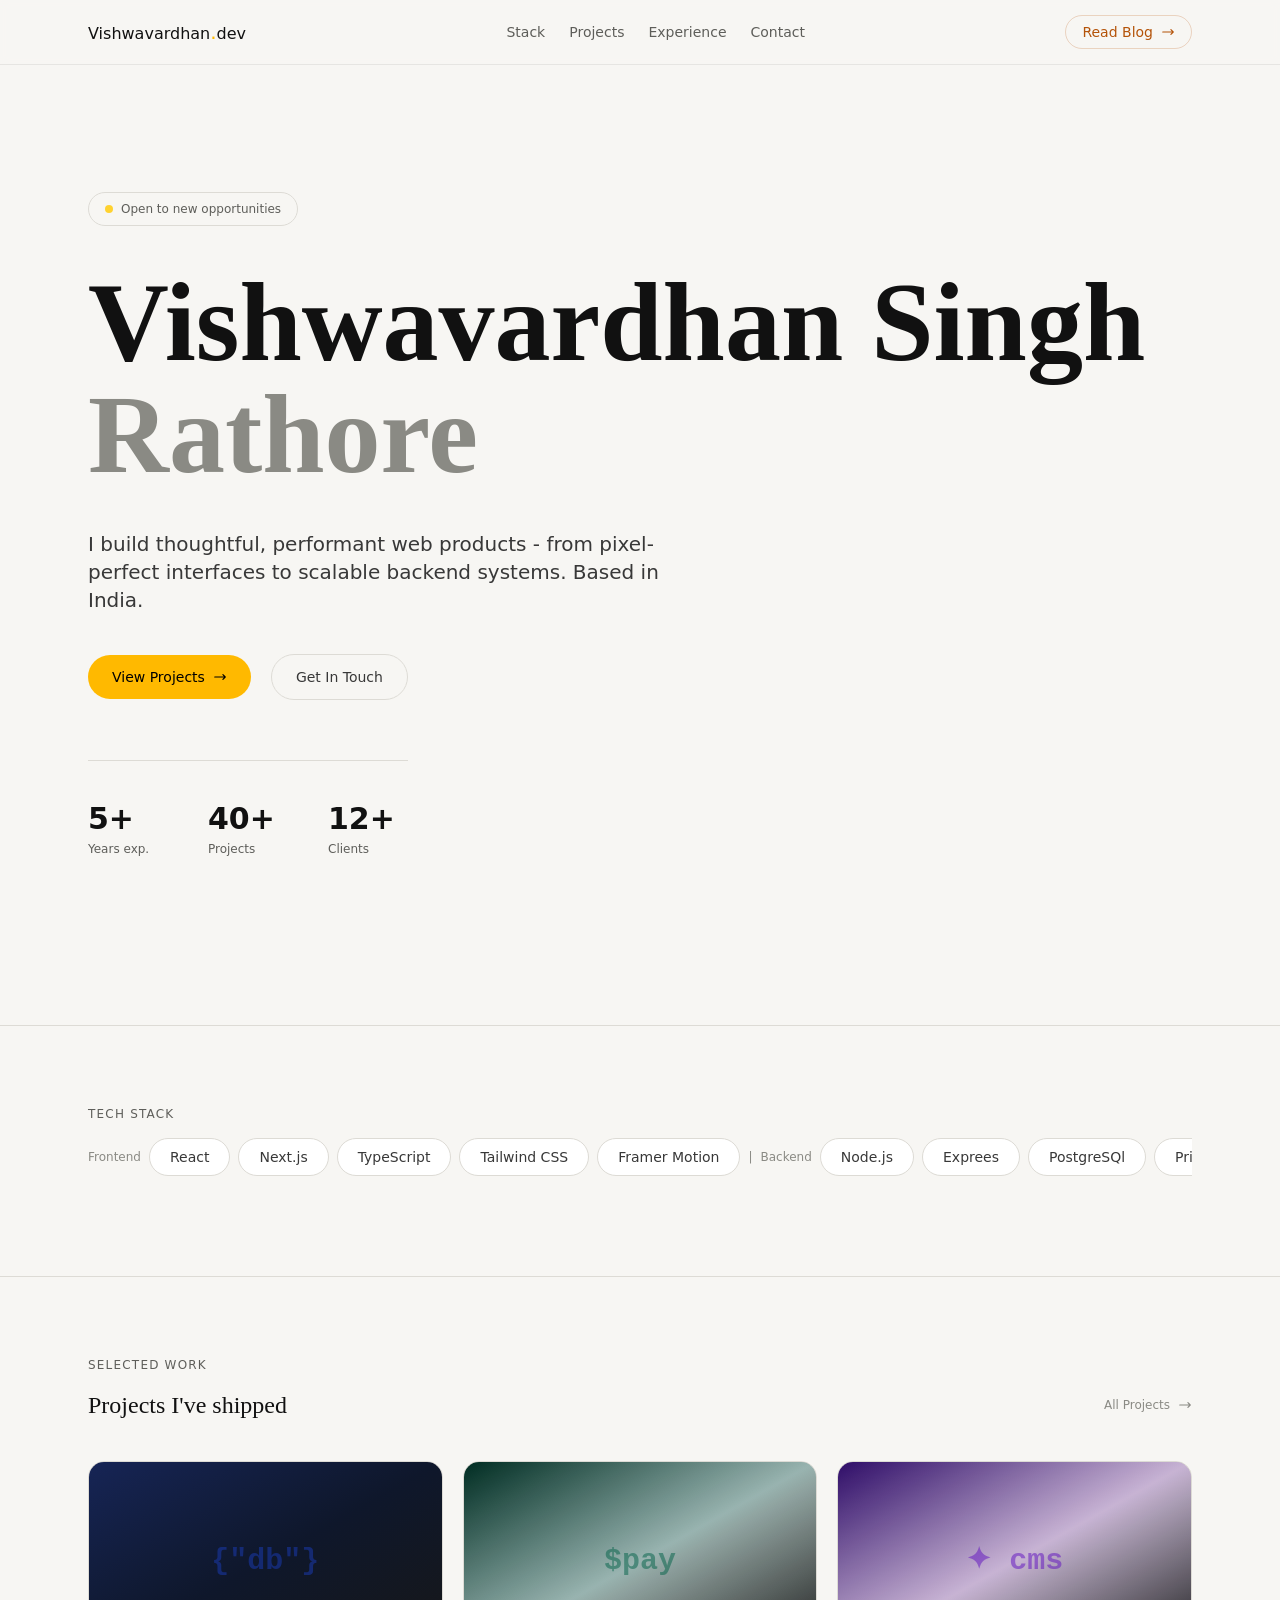
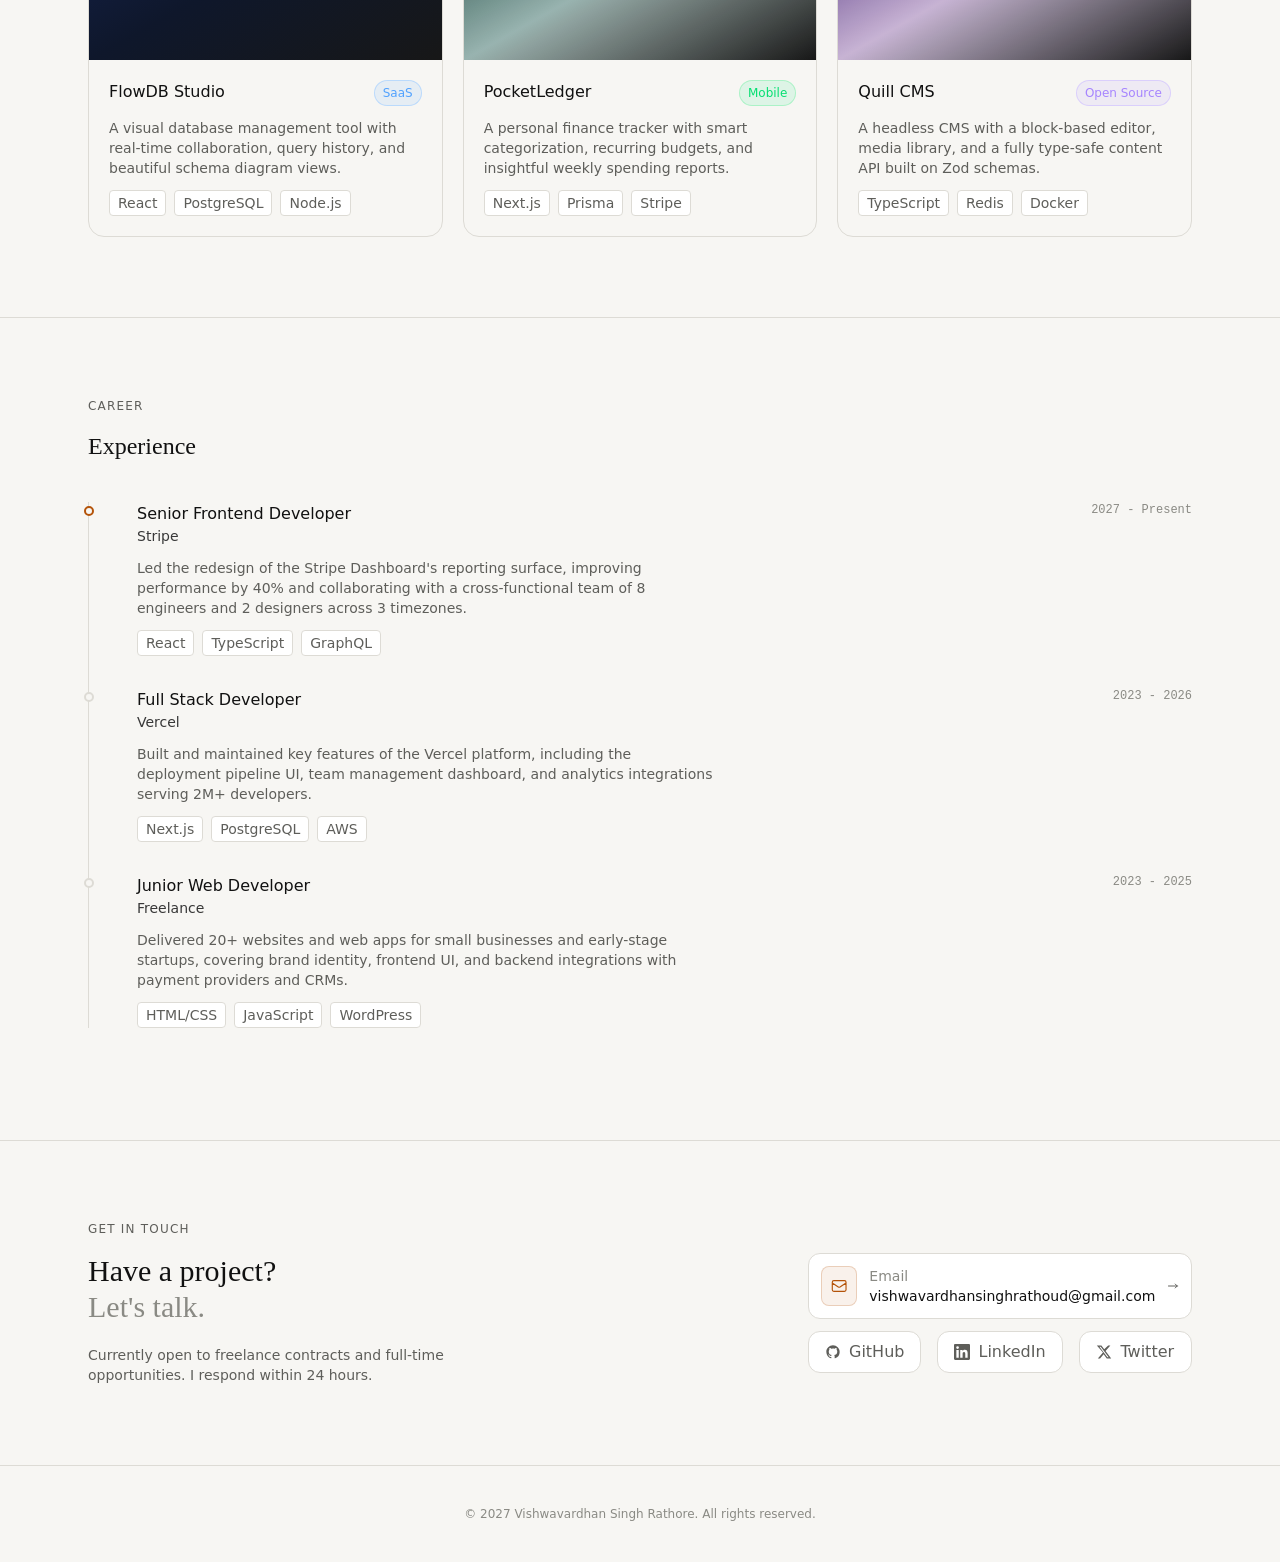
<file: index.html>
<!DOCTYPE html>
<html lang="en">

<head>
    <meta charset="UTF-8">
    <meta name="viewport" content="width=device-width, initial-scale=1.0">
    <title>Vishwavardhan Singh Rathore - Full Stack Developer</title>
    <link rel="stylesheet" href="output.css">
</head>

<body>
    <header class="border-b border-(--border-subtle) fixed inset-x-0 bg-(--navbar-bg) backdrop-blur-xs z-10">
        <nav class="flex justify-between max-w-6xl mx-auto px-6 items-center h-16">
            <a href="">Vishwavardhan<span class="text-amber-400 text-xl">.</span>dev</a>

            <ul class="hidden md:flex gap-6 text-sm text-(--text-3)">
                <a href="#tech-stack">
                    <li class="cursor-pointer hover:text-(--text-1) transition-all duration-200">Stack</li>
                </a>
                <a href="#projects">
                    <li class="cursor-pointer hover:text-(--text-1) transition-all duration-200">Projects</li>
                </a>
                <a href="#experience">
                    <li class="cursor-pointer hover:text-(--text-1) transition-all duration-200">Experience</li>
                </a>
                <a href="#contact">
                    <li class="cursor-pointer hover:text-(--text-1) transition-all duration-200">Contact</li>
                </a>
            </ul>

            <a href="blog.html"
                class="flex items-center text-sm gap-2 text-(--accent) border border-(--accent-border) px-4 py-1.5 rounded-full hover:bg-(--accent-dim) hover:border-(--accent) transition-all duration-200">Read
                Blog <svg class="w-3.5 h-3.5" fill="none" stroke="currentColor" viewBox="0 0 24 24">
                    <path stroke-linecap="round" stroke-linejoin="round" stroke-width="2"
                        d="M17 8l4 4m0 0l-4 4m4-4H3" />
                </svg>
            </a>
        </nav>
    </header>

    <section class="min-h-screen pt-16 flex flex-col justify-center items-center">
        <div class="max-w-6xl mx-auto px-6 py-24 lg:py-32 w-full">
            <div
                class="inline-flex items-center gap-2 border border-(--border) px-4 py-2 rounded-full text-xs text-(--text-3) mb-10 animate-fade-in-up">
                <span class="inline-block h-2 w-2 bg-amber-300 rounded-full animate-pulse"></span>
                <p>Open to new opportunities</p>
            </div>

            <h1 class="font-serif text-5xl md:text-8xl lg:text-[7rem] font-bold mb-10 animate-fade-in-up-1">
                <p>Vishwavardhan Singh</p>
                <p class="text-(--text-4)">Rathore</p>
            </h1>

            <p class="text-(--text-2) text-lg md:text-xl max-w-xl mb-10 animate-fade-in-up-2">I build thoughtful,
                performant web products -
                from pixel-perfect interfaces to scalable backend systems. Based in India.</p>

            <div class="flex gap-5 items-center mb-15 animate-fade-in-up-2">
                <a href=""
                    class="bg-amber-400 hover:bg-amber-300 text-black text-sm font-medium rounded-full px-6 py-3 flex items-center gap-2 transition-all duration-200">View
                    Projects
                    <svg class="w-3.5 h-3.5" fill="none" stroke="currentColor" viewBox="0 0 24 24">
                        <path stroke-linecap="round" stroke-linejoin="round" stroke-width="2"
                            d="M17 8l4 4m0 0l-4 4m4-4H3" />
                    </svg>
                </a>
                <a href="" class="rounded-full px-6 py-3 border border-(--border) text-(--text-2) text-sm">Get In
                    Touch</a>
            </div>

            <div class="border-t border-(--border) grid grid-cols-3 pt-10 gap-10 max-w-xs animate-fade-in-up-3 mb-10">
                <div>
                    <p class="text-3xl font-semibold mb-1">5+</p>
                    <p class="text-xs text-(--text-3)">Years exp.</p>
                </div>
                <div>
                    <p class="text-3xl font-semibold mb-1">40+</p>
                    <p class="text-xs text-(--text-3)">Projects</p>
                </div>
                <div>
                    <p class="text-3xl font-semibold mb-1">12+</p>
                    <p class="text-xs text-(--text-3)">Clients</p>
                </div>

            </div>

        </div>
    </section>

    <section id="tech-stack" class="border-t border-(--border) py-20">
        <div class="max-w-6xl mx-auto px-6">
            <h2 class="uppercase text-(--text-3) text-xs tracking-widest mb-4">Tech Stack</h2>

            <div class="flex gap-2 items-center overflow-x-auto pb-5">
                <p class="text-xs text-(--text-4)">Frontend</p>
                <p
                    class="text-(--text-2) text-sm border border-(--border) px-5 py-2 rounded-full bg-(--surface-solid) hover:text-(--accent) hover:border-(--accent-dim) transition-all duration-200 cursor-default text-nowrap">
                    React</p>
                <p
                    class="text-(--text-2) text-sm border border-(--border) px-5 py-2 rounded-full bg-(--surface-solid) hover:text-(--accent) hover:border-(--accent-dim) transition-all duration-200 cursor-default text-nowrap">
                    Next.js</p>
                <p
                    class="text-(--text-2) text-sm border border-(--border) px-5 py-2 rounded-full bg-(--surface-solid) hover:text-(--accent) hover:border-(--accent-dim) transition-all duration-200 cursor-default text-nowrap">
                    TypeScript</p>
                <p
                    class="text-(--text-2) text-sm border border-(--border) px-5 py-2 rounded-full bg-(--surface-solid) hover:text-(--accent) hover:border-(--accent-dim) transition-all duration-200 cursor-default text-nowrap">
                    Tailwind CSS</p>
                <p
                    class="text-(--text-2) text-sm border border-(--border) px-5 py-2 rounded-full bg-(--surface-solid) hover:text-(--accent) hover:border-(--accent-dim) transition-all duration-200 cursor-default text-nowrap">
                    Framer Motion</p>
                <p class="text-xs text-(--text-4)">|</p>
                <p class="text-xs text-(--text-4)">Backend</p>
                <p
                    class="text-(--text-2) text-sm border border-(--border) px-5 py-2 rounded-full bg-(--surface-solid) hover:text-(--accent) hover:border-(--accent-dim) transition-all duration-200 cursor-default text-nowrap">
                    Node.js</p>
                <p
                    class="text-(--text-2) text-sm border border-(--border) px-5 py-2 rounded-full bg-(--surface-solid) hover:text-(--accent) hover:border-(--accent-dim) transition-all duration-200 cursor-default text-nowrap">
                    Exprees</p>
                <p
                    class="text-(--text-2) text-sm border border-(--border) px-5 py-2 rounded-full bg-(--surface-solid) hover:text-(--accent) hover:border-(--accent-dim) transition-all duration-200 cursor-default text-nowrap">
                    PostgreSQl</p>
                <p
                    class="text-(--text-2) text-sm border border-(--border) px-5 py-2 rounded-full bg-(--surface-solid) hover:text-(--accent) hover:border-(--accent-dim) transition-all duration-200 cursor-default text-nowrap">
                    Prisma ORM</p>
                <p
                    class="text-(--text-2) text-sm border border-(--border) px-5 py-2 rounded-full bg-(--surface-solid) hover:text-(--accent) hover:border-(--accent-dim) transition-all duration-200 cursor-default text-nowrap">
                    Redis</p>
                <p class="text-xs text-(--text-4)">|</p>
                <p class="text-xs text-(--text-4)">Devops</p>
                <p
                    class="text-(--text-2) text-sm border border-(--border) px-5 py-2 rounded-full bg-(--surface-solid) hover:text-(--accent) hover:border-(--accent-dim) transition-all duration-200 cursor-default text-nowrap">
                    Docker</p>
                <p
                    class="text-(--text-2) text-sm border border-(--border) px-5 py-2 rounded-full bg-(--surface-solid) hover:text-(--accent) hover:border-(--accent-dim) transition-all duration-200 cursor-default text-nowrap">
                    AWS</p>
                <p
                    class="text-(--text-2) text-sm border border-(--border) px-5 py-2 rounded-full bg-(--surface-solid) hover:text-(--accent) hover:border-(--accent-dim) transition-all duration-200 cursor-default text-nowrap">
                    Vercel</p>
                <p
                    class="text-(--text-2) text-sm border border-(--border) px-5 py-2 rounded-full bg-(--surface-solid) hover:text-(--accent) hover:border-(--accent-dim) transition-all duration-200 cursor-default text-nowrap">
                    GitHub CI/CD</p>
            </div>
        </div>
    </section>

    <section id="projects" class="border-t border-(--border) py-20">
        <div class="max-w-6xl mx-auto px-6">
            <h2 class="uppercase text-(--text-3) text-xs tracking-widest mb-4">Selected Work</h2>

            <div class="flex justify-between mb-10">
                <h3 class="font-serif text-2xl">Projects I've shipped</h3>
                <a href=""
                    class="flex items-center gap-2 text-xs text-(--text-4) hover:text-(--accent) transition-all duration-200">All
                    Projects <svg class="w-3.5 h-3.5" fill="none" stroke="currentColor" viewBox="0 0 24 24">
                        <path stroke-linecap="round" stroke-linejoin="round" stroke-width="2"
                            d="M17 8l4 4m0 0l-4 4m4-4H3" />
                    </svg></a>
            </div>

            <div class="grid grid-cols-1 gap-5 md:grid-cols-2 lg:grid-cols-3">

                <article
                    class="group border border-(--border) rounded-2xl overflow-hidden hover:-translate-y-1.5 transition-all duration-300 hover:border--white/30">
                    <div
                        class="relative aspect-video flex items-center justify-center bg-linear-to-br from-blue-950 via-slate-900 to-neutral-900">
                        <p class="text-3xl font-mono text-blue-800/50 font-bold">{"db"}</p>
                        <div
                            class="absolute bg-black/0 inset-0 group-hover:bg-black/35 flex justify-center items-center transition-all duration-400">
                            <p
                                class="opacity-0 border border-white/20 rounded-full px-3 py-1.5 group-hover:opacity-100 flex items-center gap-2 bg-white/10 text-white text-xs backdrop-blur-2xl">
                                View Project
                                <svg class="w-3.5 h-3.5" fill="none" stroke="currentColor" viewBox="0 0 24 24">
                                    <path stroke-linecap="round" stroke-linejoin="round" stroke-width="2"
                                        d="M17 8l4 4m0 0l-4 4m4-4H3" />
                                </svg>
                            </p>
                        </div>
                    </div>

                    <div class="p-5">
                        <div class="flex justify-between mb-3">
                            <h3>FlowDB Studio</h3>
                            <p
                                class="text-xs border border-blue-300/50 px-2 py-1 text-blue-400 rounded-full bg-blue-400/10">
                                SaaS</p>
                        </div>

                        <p class="mb-3 text-sm text-(--text-3)">A visual database management tool with real-time
                            collaboration, query history, and beautiful schema diagram views.</p>

                        <div class="flex gap-2 flex-wrap">
                            <p
                                class="text-sm text-(--text-3) px-2 py-0.5 border border-(--border) rounded bg-(--surface-solid)">
                                React</p>
                            <p
                                class="text-sm text-(--text-3) px-2 py-0.5 border border-(--border) rounded bg-(--surface-solid)">
                                PostgreSQL</p>
                            <p
                                class="text-sm text-(--text-3) px-2 py-0.5 border border-(--border) rounded bg-(--surface-solid)">
                                Node.js</p>
                        </div>

                    </div>
                </article>

                <article
                    class="group border border-(--border) rounded-2xl overflow-hidden hover:-translate-y-1.5 transition-all duration-300 hover:border--white/30">
                    <div
                        class="relative aspect-video flex items-center justify-center bg-linear-to-br from-emerald-950 via-teal-900/40 to-neutral-900">
                        <p class="text-3xl font-mono  text-emerald-800/50 font-bold">$pay</p>
                        <div
                            class="absolute bg-black/0 inset-0 group-hover:bg-black/35 flex justify-center items-center transition-all duration-400">
                            <p
                                class="opacity-0 border border-white/20 rounded-full px-3 py-1.5 group-hover:opacity-100 flex items-center gap-2 bg-white/10 text-white text-xs backdrop-blur-2xl">
                                View Project
                                <svg class="w-3.5 h-3.5" fill="none" stroke="currentColor" viewBox="0 0 24 24">
                                    <path stroke-linecap="round" stroke-linejoin="round" stroke-width="2"
                                        d="M17 8l4 4m0 0l-4 4m4-4H3" />
                                </svg>
                            </p>
                        </div>
                    </div>

                    <div class="p-5">
                        <div class="flex justify-between mb-3">
                            <h3>PocketLedger</h3>
                            <p
                                class="text-xs border border-green-300/50 px-2 py-1 text-green-400 rounded-full bg-green-400/10">
                                Mobile</p>
                        </div>

                        <p class="mb-3 text-sm text-(--text-3)">A personal finance tracker with smart categorization,
                            recurring budgets, and insightful weekly spending reports.</p>

                        <div class="flex gap-2 flex-wrap">
                            <p
                                class="text-sm text-(--text-3) px-2 py-0.5 border border-(--border) rounded bg-(--surface-solid)">
                                Next.js</p>
                            <p
                                class="text-sm text-(--text-3) px-2 py-0.5 border border-(--border) rounded bg-(--surface-solid)">
                                Prisma</p>
                            <p
                                class="text-sm text-(--text-3) px-2 py-0.5 border border-(--border) rounded bg-(--surface-solid)">
                                Stripe</p>
                        </div>

                    </div>
                </article>

                <article
                    class="group border border-(--border) rounded-2xl overflow-hidden hover:-translate-y-1.5 transition-all duration-300 hover:border--white/30 md:col-span-2 lg:col-span-1">
                    <div
                        class="relative aspect-video flex items-center justify-center bg-linear-to-br from-violet-950 via-purple-900/30 to-neutral-900">
                        <p class="text-3xl font-mono text-violet-800/50 font-bold">✦ cms</p>
                        <div
                            class="absolute bg-black/0 inset-0 group-hover:bg-black/35 flex justify-center items-center transition-all duration-400">
                            <p
                                class="opacity-0 border border-white/20 rounded-full px-3 py-1.5 group-hover:opacity-100 flex items-center gap-2 bg-white/10 text-white text-xs backdrop-blur-2xl">
                                View Project
                                <svg class="w-3.5 h-3.5" fill="none" stroke="currentColor" viewBox="0 0 24 24">
                                    <path stroke-linecap="round" stroke-linejoin="round" stroke-width="2"
                                        d="M17 8l4 4m0 0l-4 4m4-4H3" />
                                </svg>
                            </p>
                        </div>
                    </div>

                    <div class="p-5">
                        <div class="flex justify-between mb-3">
                            <h3>Quill CMS</h3>
                            <p
                                class="text-xs border border-violet-300/50 px-2 py-1 text-violet-400 rounded-full bg-violet-400/10">
                                Open Source</p>
                        </div>

                        <p class="mb-3 text-sm text-(--text-3)">A headless CMS with a block-based editor, media library,
                            and a fully type-safe content API built on Zod schemas.</p>

                        <div class="flex gap-2 flex-wrap">
                            <p
                                class="text-sm text-(--text-3) px-2 py-0.5 border border-(--border) rounded bg-(--surface-solid)">
                                TypeScript</p>
                            <p
                                class="text-sm text-(--text-3) px-2 py-0.5 border border-(--border) rounded bg-(--surface-solid)">
                                Redis</p>
                            <p
                                class="text-sm text-(--text-3) px-2 py-0.5 border border-(--border) rounded bg-(--surface-solid)">
                                Docker</p>
                        </div>

                    </div>
                </article>
            </div>
        </div>
    </section>

    <section id="experience" class="border-t border-(--border) py-20">
        <div class="max-w-6xl mx-auto px-6">
            <h2 class="uppercase text-(--text-3) text-xs tracking-widest mb-4">Career</h2>
            <h3 class="font-serif text-2xl mb-10">Experience</h3>

            <div class="border-l border-(--border)">
                <div class="relative mb-8">

                    <div class="-left-1.25 top-1 absolute border-2 border-(--accent) rounded-full w-2.5 h-2.5 bg-(--surface)"></div>

                    <div class="pl-12">

                        <div class="flex flex-col md:flex-row justify-between mb-3 gap-2">
                            <div>
                                <h3>Senior Frontend Developer</h3>
                                <p class="font-light text-(--text-2) text-sm">Stripe</p>
                            </div>

                            <p class="text-xs font-mono text-(--text-4)">2027 - Present</p>
                        </div>

                        <p class="mb-3 text-sm text-(--text-3) max-w-xl">Led the redesign of the Stripe Dashboard's
                            reporting surface, improving performance by 40% and collaborating with a cross-functional
                            team of 8 engineers and 2 designers across 3 timezones.</p>

                        <div class="flex gap-2 flex-wrap">
                            <p
                                class="text-sm text-(--text-3) px-2 py-0.5 border border-(--border) rounded bg-(--surface-solid)">
                                React</p>
                            <p
                                class="text-sm text-(--text-3) px-2 py-0.5 border border-(--border) rounded bg-(--surface-solid)">
                                TypeScript</p>
                            <p
                                class="text-sm text-(--text-3) px-2 py-0.5 border border-(--border) rounded bg-(--surface-solid)">
                                GraphQL</p>
                        </div>

                    </div>
                </div>

                <div class="relative mb-8">

                    <div class="-left-1.25 top-1 absolute border-2 border-(--border) rounded-full w-2.5 h-2.5 bg-(--surface)"></div>

                    <div class="pl-12">

                        <div class="flex flex-col md:flex-row justify-between mb-3 gap-2">
                            <div>
                                <h3>Full Stack Developer</h3>
                                <p class="font-light text-(--text-2) text-sm">Vercel</p>
                            </div>

                            <p class="text-xs font-mono text-(--text-4)">2023 - 2026</p>
                        </div>

                        <p class="mb-3 text-sm text-(--text-3) max-w-xl">Built and maintained key features of the Vercel platform, including the deployment pipeline UI, team management dashboard, and analytics integrations serving 2M+ developers.</p>

                        <div class="flex gap-2 flex-wrap">
                            <p
                                class="text-sm text-(--text-3) px-2 py-0.5 border border-(--border) rounded bg-(--surface-solid)">
                                Next.js</p>
                            <p  
                                class="text-sm text-(--text-3) px-2 py-0.5 border border-(--border) rounded bg-(--surface-solid)">
                                PostgreSQL</p>
                            <p
                                class="text-sm text-(--text-3) px-2 py-0.5 border border-(--border) rounded bg-(--surface-solid)">
                                AWS</p>
                        </div>
                    </div>
                </div>

                <div class="relative mb-8">

                    <div class="-left-1.25 top-1 absolute border-2 border-(--border) rounded-full w-2.5 h-2.5 bg-(--surface)"></div>

                    <div class="pl-12">

                        <div class="flex flex-col md:flex-row justify-between mb-3 gap-2">
                            <div>
                                <h3>Junior Web Developer</h3>
                                <p class="font-light text-(--text-2) text-sm">Freelance</p>
                            </div>

                            <p class="text-xs font-mono text-(--text-4)">2023 - 2025</p>
                        </div>

                        <p class="mb-3 text-sm text-(--text-3) max-w-xl">Delivered 20+ websites and web apps for small businesses and early-stage startups, covering brand identity, frontend UI, and backend integrations with payment providers and CRMs.</p>

                        <div class="flex gap-2 flex-wrap">
                            <p
                                class="text-sm text-(--text-3) px-2 py-0.5 border border-(--border) rounded bg-(--surface-solid)">
                                HTML/CSS</p>
                            <p
                                class="text-sm text-(--text-3) px-2 py-0.5 border border-(--border) rounded bg-(--surface-solid)">
                                JavaScript</p>
                            <p
                                class="text-sm text-(--text-3) px-2 py-0.5 border border-(--border) rounded bg-(--surface-solid)">
                                WordPress</p>
                        </div>

                    </div>
                </div>

            <div>
        <div>
    </section>

    <section id="contact" class="border-t border-(--border) py-20">
        <div class="max-w-6xl mx-auto px-6">
            <h2 class="uppercase text-(--text-3) text-xs tracking-widest mb-4">Get In Touch</h2>

            <div class="flex flex-col gap-10 md:flex-row justify-between">

                <div class="flex-1">
                    <h3 class="font-serif text-3xl">Have a project?</h3>
                    <h3 class="font-serif text-3xl font-extralight mb-5 text-(--text-4)">Let's talk.</h3>
                    <p class="text-sm text-(--text-3) max-w-sm">Currently open to freelance contracts and full-time opportunities. I respond within 24 hours.</p>
                </div>

                <div class="flex-1 md:max-w-sm">
                    <a href="mailto:vishwavardhansinghrathoud@gmail.com" class="flex border border-(--border) rounded-xl bg-(--surface-solid) p-3 items-center gap-3">
                        <svg class="w-10 h-10 text-(--accent) bg-(--accent-dim) p-2 rounded-lg border border-(--accent-border)" fill="none" stroke="currentColor" viewBox="0 0 24 24">
                         <path stroke-linecap="round" stroke-linejoin="round" stroke-width="1.5" d="M3 8l7.89 5.26a2 2 0 002.22 0L21 8M5 19h14a2 2 0 002-2V7a2 2 0 00-2-2H5a2 2 0 00-2 2v10a2 2 0 002 2z"/>
                        </svg>
                        <div class="flex-1 text-sm">
                            <p class="text-(--text-4)">Email</p>
                            <p class="text-(--text-1)">vishwavardhansinghrathoud@gmail.com</p>
                        </div>

                        <svg class="w-3.5 h-3.5 text-(--text-3)" fill="none" stroke="currentColor" viewBox="0 0 24 24">
                            <path stroke-linecap="round" stroke-linejoin="round" stroke-width="2" d="M17 8l4 4m0 0l-4 4m4-4H3"/>
                        </svg>

                    </a>

                    <div class="mt-3 flex gap-4">
                        <a href="https://github.com/TAGVISHU16" class="flex flex-1 items-center gap-2 border border-(--border) px-4 py-2 rounded-xl text-(--text-3) font-light justify-center bg-(--surface-solid)"><svg class="w-4 h-4" fill="currentColor" viewBox="0 0 24 24"><path d="M12 2C6.477 2 2 6.484 2 12.017c0 4.425 2.865 8.18 6.839 9.504.5.092.682-.217.682-.483 0-.237-.008-.868-.013-1.703-2.782.605-3.369-1.343-3.369-1.343-.454-1.158-1.11-1.466-1.11-1.466-.908-.62.069-.608.069-.608 1.003.07 1.531 1.032 1.531 1.032.892 1.53 2.341 1.088 2.91.832.092-.647.35-1.088.636-1.338-2.22-.253-4.555-1.113-4.555-4.951 0-1.093.39-1.988 1.029-2.688-.103-.253-.446-1.272.098-2.65 0 0 .84-.27 2.75 1.026A9.564 9.564 0 0112 6.844c.85.004 1.705.115 2.504.337 1.909-1.296 2.747-1.027 2.747-1.027.546 1.379.202 2.398.1 2.651.64.7 1.028 1.595 1.028 2.688 0 3.848-2.339 4.695-4.566 4.942.359.31.678.921.678 1.856 0 1.338-.012 2.419-.012 2.747 0 .268.18.58.688.482A10.019 10.019 0 0022 12.017C22 6.484 17.522 2 12 2z"/></svg>GitHub</a>

                        <a href="https://www.linkedin.com/in/vishwavardhansingh-rathoud-885a6330a/" class="flex flex-1 items-center gap-2 border border-(--border) px-4 py-2 rounded-xl text-(--text-3) font-light justify-center bg-(--surface-solid)"><svg class="w-4 h-4" fill="currentColor" viewBox="0 0 24 24"><path d="M20.447 20.452h-3.554v-5.569c0-1.328-.027-3.037-1.852-3.037-1.853 0-2.136 1.445-2.136 2.939v5.667H9.351V9h3.414v1.561h.046c.477-.9 1.637-1.85 3.37-1.85 3.601 0 4.267 2.37 4.267 5.455v6.286zM5.337 7.433a2.062 2.062 0 01-2.063-2.065 2.064 2.064 0 112.063 2.065zm1.782 13.019H3.555V9h3.564v11.452zM22.225 0H1.771C.792 0 0 .774 0 1.729v20.542C0 23.227.792 24 1.771 24h20.451C23.2 24 24 23.227 24 22.271V1.729C24 .774 23.2 0 22.222 0h.003z"/></svg>LinkedIn</a>

                        <a href="https://x.com/Vishwavard82948" class="flex flex-1 items-center gap-2 border border-(--border) px-4 py-2 rounded-xl text-(--text-3) font-light justify-center bg-(--surface-solid)"><svg class="w-4 h-4" fill="currentColor" viewBox="0 0 24 24"><path d="M18.244 2.25h3.308l-7.227 8.26 8.502 11.24H16.17l-4.714-6.231-5.401 6.231H2.736l7.73-8.835L1.254 2.25H8.08l4.259 5.63 5.905-5.63zm-1.161 17.52h1.833L7.084 4.126H5.117z"/></svg>Twitter</a>
                    </div>
                </div>

            </div>
           
        </div>
    </section>

    <footer class="border-t border-(--border) py-10">

        <div class="flex justify-center px-6 text-xs text-(--text-4)">
            © 2027 Vishwavardhan Singh Rathore. All rights reserved.
         <div>
     </footer>

</body>

</html>
</file>
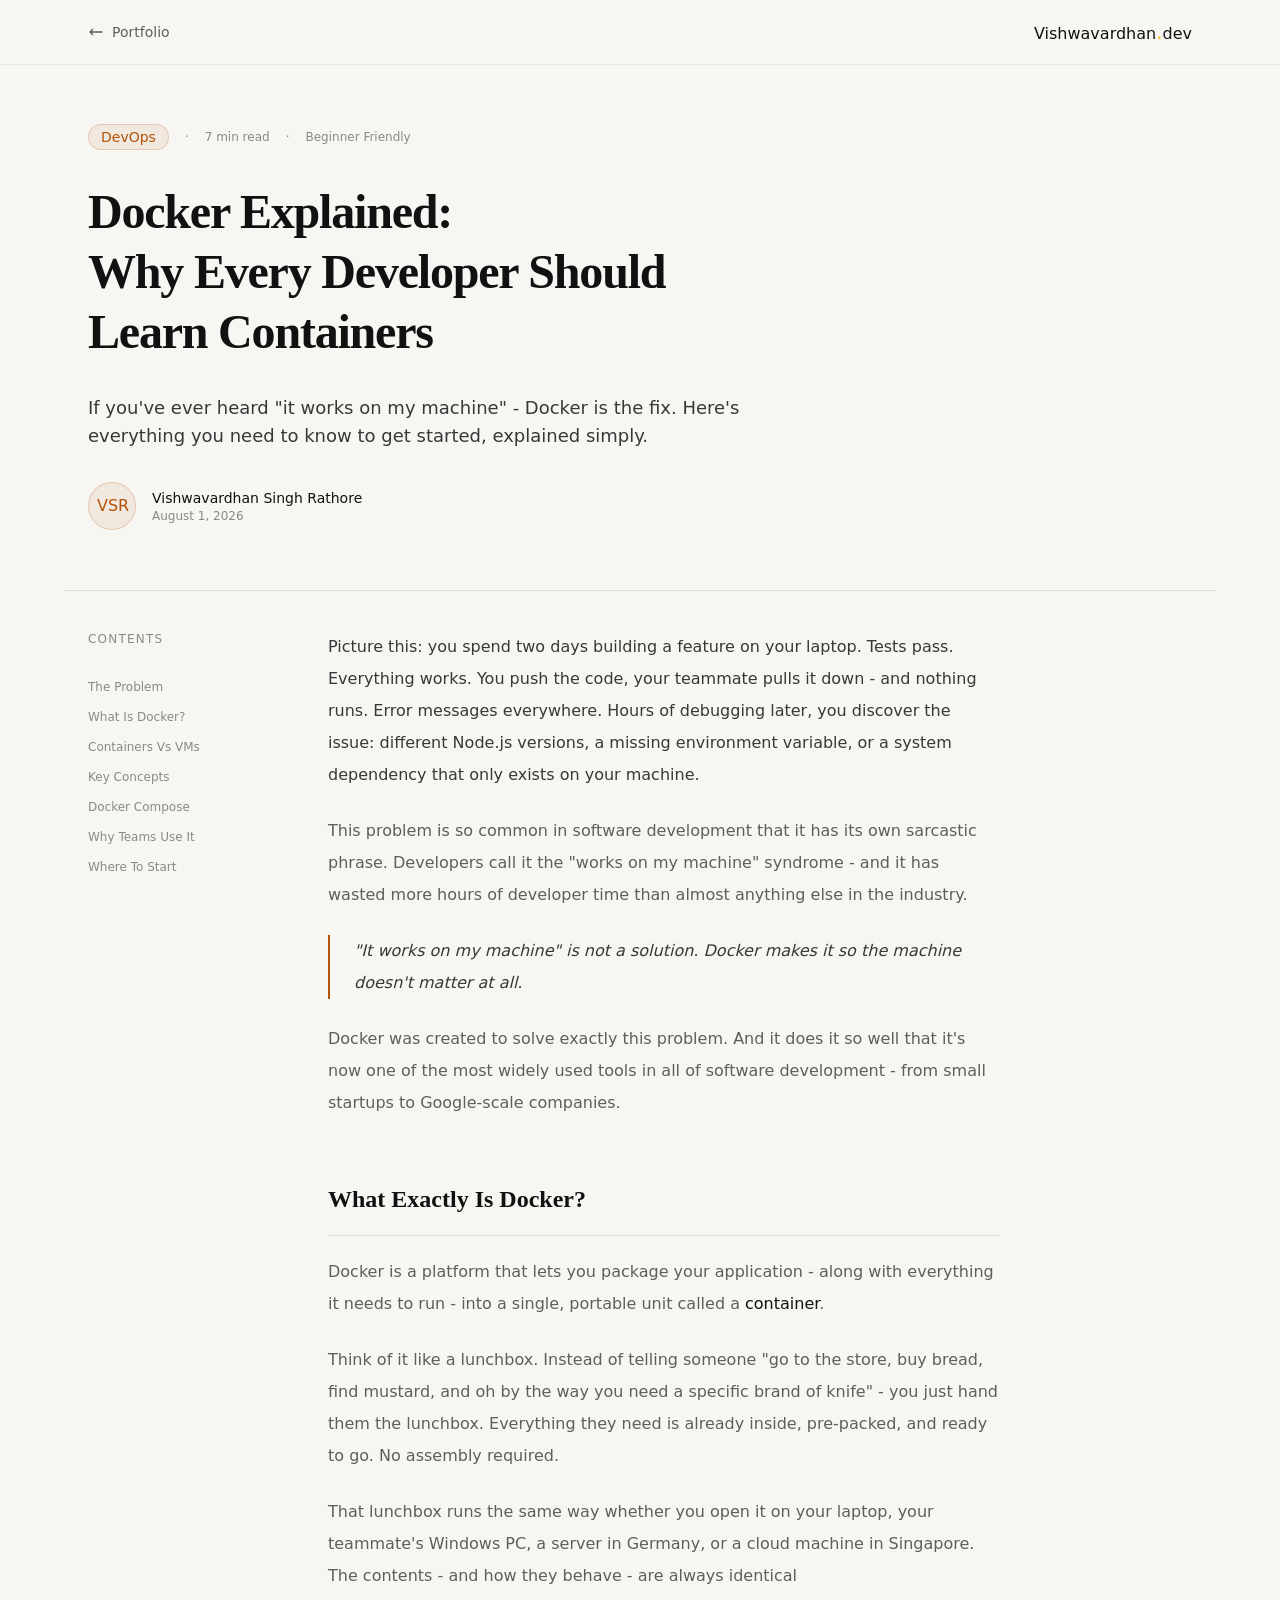
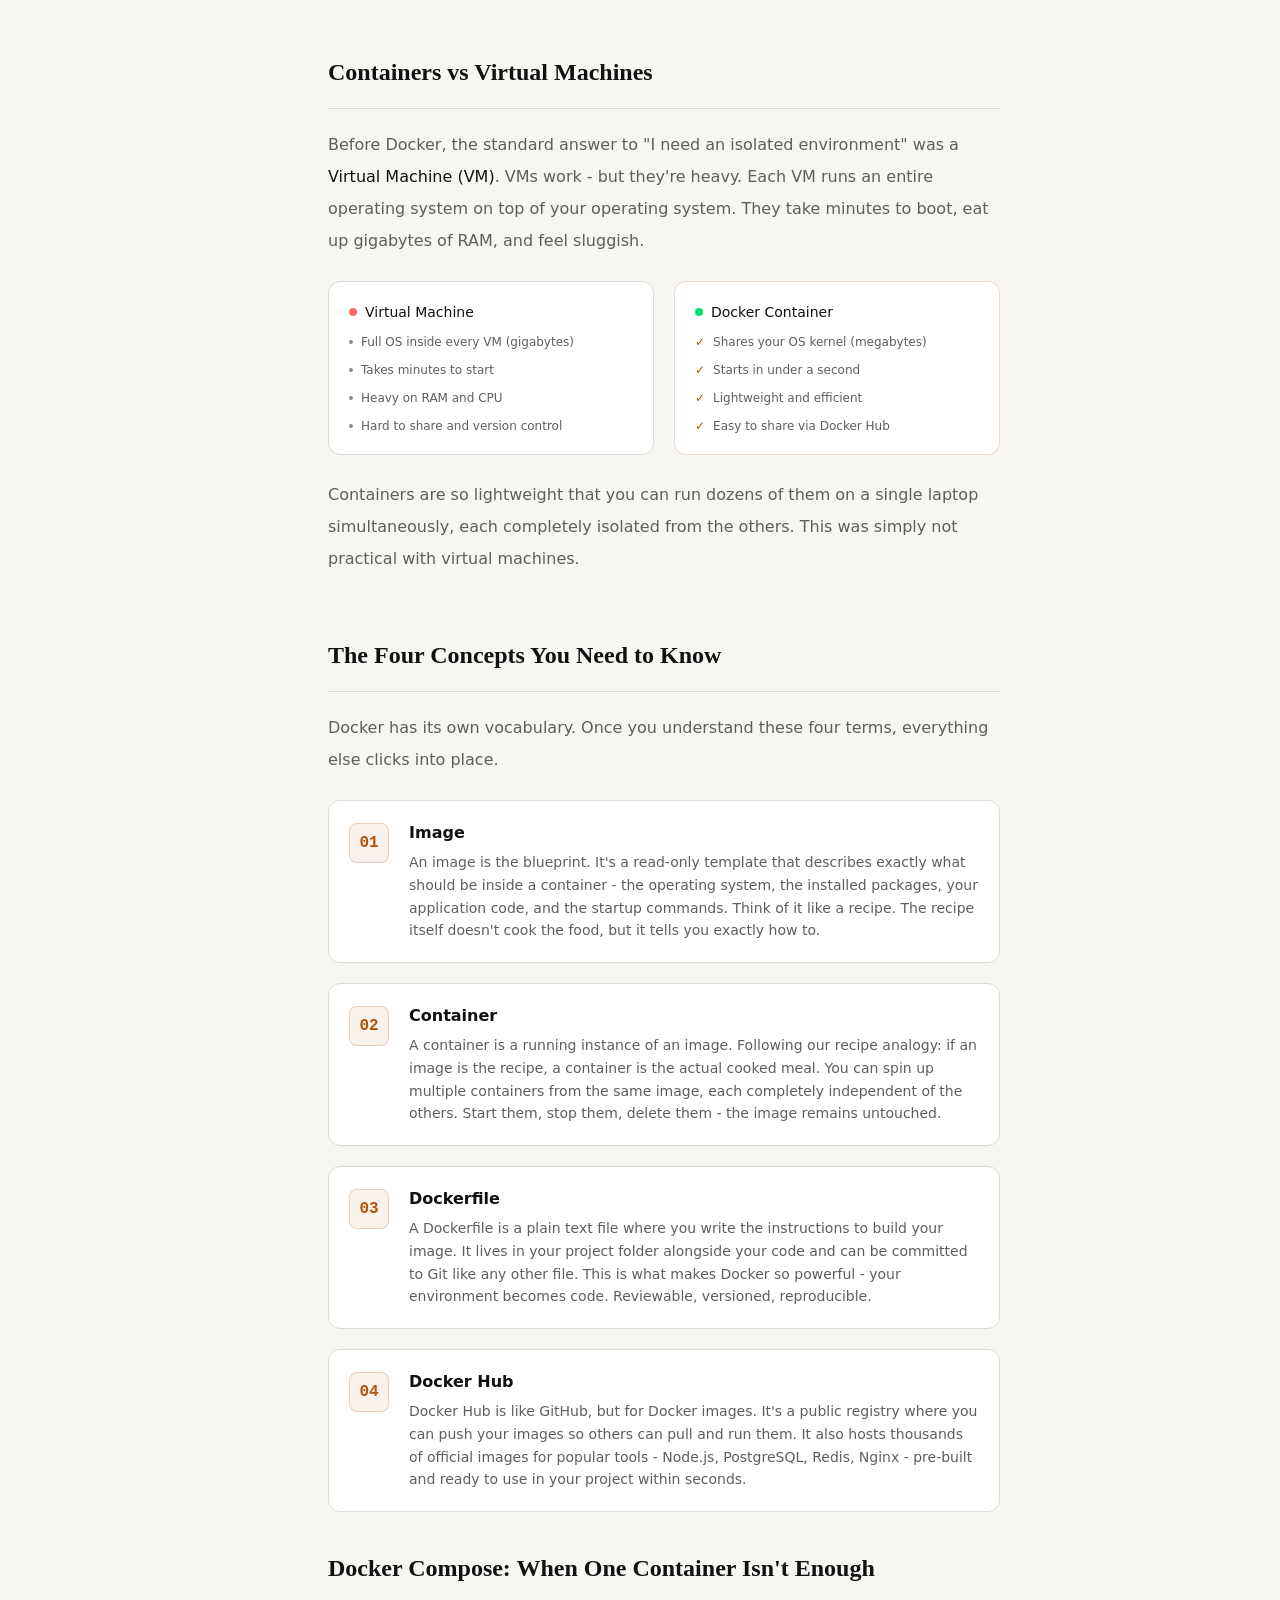
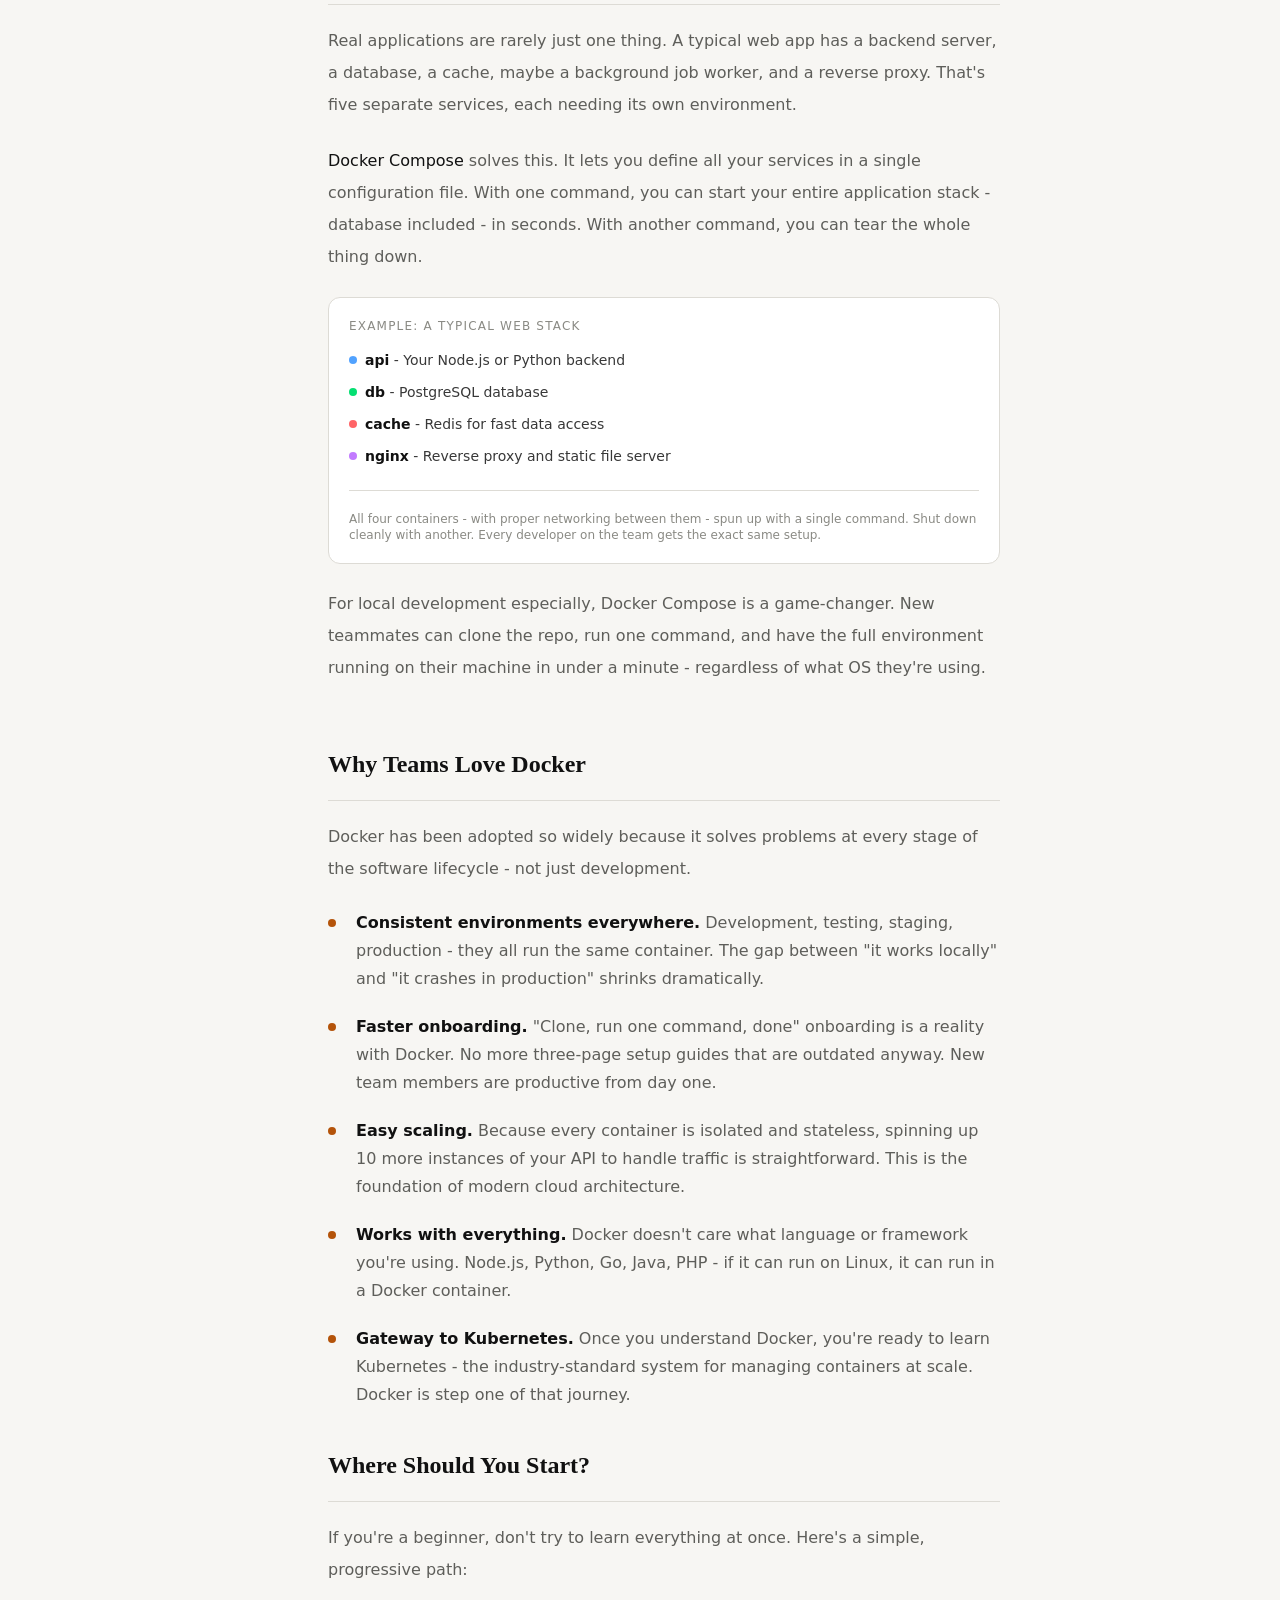
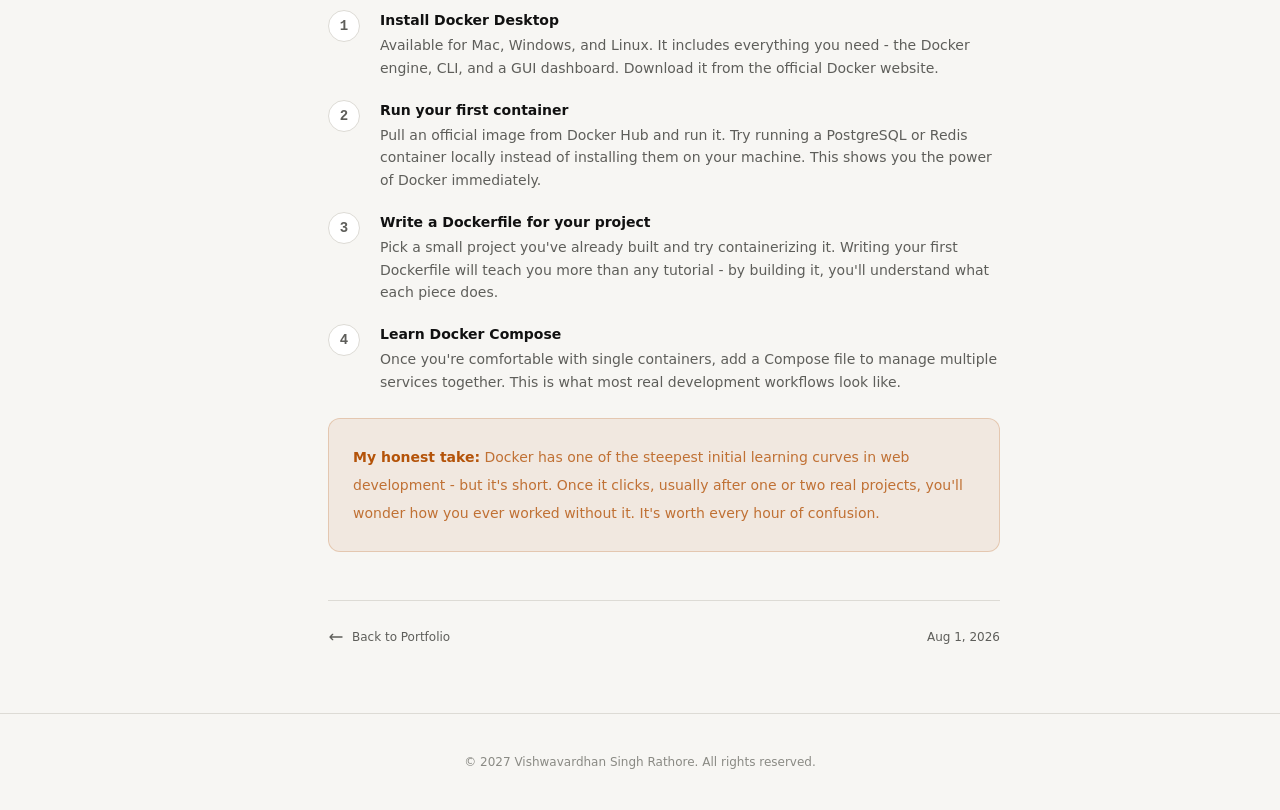
<file: blog.html>
<!DOCTYPE html>
<html lang="en">
<head>
    <meta charset="UTF-8">
    <meta name="viewport" content="width=device-width, initial-scale=1.0">
    <title>Docker Explained for Beginners - Vishwavardhan Singh Rathore</title>
    <link rel="stylesheet" href="output.css">
</head>
<body>

    <header class="border-b border-(--border-subtle) fixed inset-x-0 bg-(--navbar-bg) backdrop-blur-xs z-10">
        <nav class="flex justify-between max-w-6xl mx-auto px-6 items-center h-16">

            <a href="index.html"
                class="flex items-center text-sm gap-2 text-(--text-3) hover:text-(--text-1) transition-all duration-200 font-extralight"><svg class="w-4 h-4 rotate-180" fill="none" stroke="currentColor" viewBox="0 0 24 24">
                    <path stroke-linecap="round" stroke-linejoin="round" stroke-width="2"
                        d="M17 8l4 4m0 0l-4 4m4-4H3" />
                </svg>
                Portfolio
            </a>

            <a href="index.html">Vishwavardhan<span class="text-amber-400 text-xl">.</span>dev</a>
        </nav>
    </header>

    <div class="pt-16">
        <div class="max-w-6xl mx-auto px-6 py-15 border-b border-(--border)">
            <div class="max-w-2xl">

                <div class="flex gap-4 text-xs text-(--text-4) items-center mb-8">
                    <span class="rounded-full text-sm px-3 py-0.5 border border-(--accent-border) bg-(--accent-dim) text-(--accent)">DevOps</span>
                    <p>·</p>
                    <p>7 min read</p>
                    <span>·</span>
                    <span>Beginner Friendly</span>
                </div>
                <h1 class="text-4xl md:text-5xl font-serif font-bold text-(--text-1) mb-8 leading-tight tracking-tight">Docker Explained:
                <br>
                Why Every Developer Should Learn Containers
                </h1>
                <p class="text-(--text-2) text-lg font-extralight leading-7 mb-8">If you've ever heard "it works on my machine" - Docker is the fix. Here's everything you need to know to get started, explained simply.</p>
                <div class="flex gap-4 items-center">
                    <div class="h-12 w-12 rounded-full bg-(--accent-dim) border border-(--accent-border) p-2 grid place-items-center text-(--accent)">
                        VSR
                    </div>
                    <div class="">
                        <p class="text-sm text-(--text-1)">Vishwavardhan Singh Rathore</p>
                        <p class="text-xs text-(--text-4)">August 1, 2026</p>
                    </div>
                </div>
            </div>
        </div>
    </div>

    <div class="">
        <div class="max-w-6xl mx-auto px-6 py-10 flex gap-20">
            <div class="hidden relative lg:block w-40">
                <div class="sticky top-30">
                     <h2 class="uppercase tracking-widest text-xs text-(--text-4) mb-8">Contents</h2>
                    <ul class="flex flex-col gap-3.5">
                        <a href="#the-problem" class="capitalize text-xs text-(--text-4) hover:text-(--accent) transition-all duration-200"><li>The Problem</li></a>
                        <a href="#what-is-docker?" class="capitalize text-xs text-(--text-4) hover:text-(--accent) transition-all duration-200"><li>What is Docker?</li></a>
                        <a href="#containers-vs-vms" class="capitalize text-xs text-(--text-4) hover:text-(--accent) transition-all duration-200"><li>Containers vs VMs</li></a>
                        <a href="#key-concepts" class="capitalize text-xs text-(--text-4) hover:text-(--accent) transition-all duration-200"><li>Key Concepts</li></a>
                        <a href="#docker-compose" class="capitalize text-xs text-(--text-4) hover:text-(--accent) transition-all duration-200"><li>Docker Compose</li></a>
                        <a href="#why-teams-use-it" class="capitalize text-xs text-(--text-4) hover:text-(--accent) transition-all duration-200"><li>Why Teams Use It</li></a>
                        <a href="#where-to-start" class="capitalize text-xs text-(--text-4) hover:text-(--accent) transition-all duration-200"><li>Where to Start</li></a>
                    </ul>
                </div>
               
            </div>
            <div class="flex-1 max-w-2xl ">
                <section id="the-problem">
                    <p class="text-base text-(--text-2) leading-8 mb-6">Picture this: you spend two days building a feature on your laptop. Tests pass. Everything works. You push the code, your teammate pulls it down - and nothing runs. Error messages everywhere. Hours of debugging later, you discover the issue: different Node.js versions, a missing environment variable, or a system dependency that only exists on your machine.</p>

                    <p class="text-base text-(--text-3) leading-8 mb-6">This problem is so common in software development that it has its own sarcastic phrase. Developers call it the "works on my machine" syndrome - and it has wasted more hours of developer time than almost anything else in the industry.</p>

                    <blockquote class="italic border-l-2 pl-6 border-(--accent) text-(--text-2) leading-8 mb-6">
                        <span>"It works on my machine" is not a solution. Docker makes it so the machine doesn't matter at all.</span>
                    </blockquote>

                    <p class="text-base text-(--text-3) leading-8 mb-6">Docker was created to solve exactly this problem. And it does it so well that it's now one of the most widely used tools in all of software development - from small startups to Google-scale companies.</p>
                </section>

                <section id="what-is-docker?" class="pt-10">
                    <h2 class="font-serif font-bold text-2xl border-b border-(--border) pb-5 mb-5">What Exactly Is Docker?</h2>

                    <p class="text-base text-(--text-3) leading-8 mb-6">Docker is a platform that lets you package your application - along with everything it needs to run - into a single, portable unit called a <span class="text-(--text-1)">container</span>.</p>

                    <p class="text-base text-(--text-3) leading-8 mb-6">Think of it like a lunchbox. Instead of telling someone "go to the store, buy bread, find mustard, and oh by the way you need a specific brand of knife" - you just hand them the lunchbox. Everything they need is already inside, pre-packed, and ready to go. No assembly required.</p>

                    <p class="text-base text-(--text-3) leading-8 mb-6">That lunchbox runs the same way whether you open it on your laptop, your teammate's Windows PC, a server in Germany, or a cloud machine in Singapore. The contents - and how they behave - are always identical</p>
                </section>

                <section id="containers-vs-vms" class="pt-10">
                    <h2 class="font-serif font-bold text-2xl border-b border-(--border) pb-5 mb-5">Containers vs Virtual Machines</h2>

                    <p class="text-base text-(--text-3) leading-8 mb-6">Before Docker, the standard answer to "I need an isolated environment" was a <span class="text-(--text-1)">Virtual Machine (VM)</span>. VMs work - but they're heavy. Each VM runs an entire operating system on top of your operating system. They take minutes to boot, eat up gigabytes of RAM, and feel sluggish.</p>

                    <div class="flex flex-col sm:flex-row gap-5 text-xs text-(--text-3) mb-6">

                        <div class="flex-1 bg-(--surface-solid) p-5 rounded-xl border border-(--border)">

                            <div class="flex items-center gap-2 text-sm mb-3 text-(--text-1)">
                                <span class="w-2 h-2 bg-red-400 inline-block rounded-full"></span>
                                <p>Virtual Machine</p>
                            </div>

                            <div class="flex flex-col gap-3">

                                <div class="flex items-center gap-2">
                                    <span class="w-1 h-1 bg-(--text-4) inline-block rounded-full"></span>
                                    <p>Full OS inside every VM (gigabytes)</p>
                                </div>

                                <div class="flex items-center gap-2">
                                    <span class="w-1 h-1 bg-(--text-4) inline-block rounded-full"></span>
                                    <p>Takes minutes to start</p>
                                </div>

                                <div class="flex items-center gap-2">
                                    <span class="w-1 h-1 bg-(--text-4) inline-block rounded-full"></span>
                                    <p>Heavy on RAM and CPU</p>
                                </div>

                                <div class="flex items-center gap-2">
                                    <span class="w-1 h-1 bg-(--text-4) inline-block rounded-full"></span>
                                    <p>Hard to share and version control</p>
                                </div>

                            </div>
                        </div>

                        <div class="flex-1 bg-(--surface-solid) p-5 rounded-xl border border-(--accent-border)">

                            <div class="flex items-center gap-2 text-sm mb-3 text-(--text-1)">
                                <span class="w-2 h-2 bg-green-400 inline-block rounded-full"></span>
                                <p>Docker Container</p>
                            </div>

                            <div class="flex flex-col gap-3">
                                <div class="flex gap-2">
                                    <span class="text-(--accent)">✓</span>
                                    <p>Shares your OS kernel (megabytes)</p>
                                </div>

                                <div class="flex gap-2">
                                    <span class="text-(--accent)">✓</span>
                                    <p>Starts in under a second</p>
                                </div>

                                <div class="flex gap-2">
                                    <span class="text-(--accent)">✓</span>
                                    <p>Lightweight and efficient</p>
                                </div>

                                <div class="flex gap-2">
                                    <span class="text-(--accent)">✓</span>
                                    <p>Easy to share via Docker Hub</p>
                                </div>

                            </div>
                        </div>
                        
                    </div>

                    <p class="text-base text-(--text-3) leading-8 mb-6">Containers are so lightweight that you can run dozens of them on a single laptop simultaneously, each completely isolated from the others. This was simply not practical with virtual machines.</p>
                </section>

                <section id="key-concepts" class="pt-10">
                    <h2 class="font-serif font-bold text-2xl border-b border-(--border) pb-5 mb-5">The Four Concepts You Need to Know</h2>

                    <p class="text-base text-(--text-3) leading-8 mb-6">Docker has its own vocabulary. Once you understand these four terms, everything else clicks into place.</p>

                    <div class="flex flex-col gap-5">
                        <div class="flex items-start gap-5 bg-(--surface-solid) p-5 rounded-xl border border-(--border)">
                            <div class="flex items-center justify-center shrink-0 mt-0.5 border border-(--accent-border) bg-(--accent-dim) text-(--accent) w-10 h-10 font-mono font-bold rounded-lg">01</div>
                            <div>
                                <h3 class="text-(--text-1) font-semibold mb-1.5">Image</h3>
                                <p class="text-sm text-(--text-3) leading-relaxed">An image is the blueprint. It's a read-only template that describes exactly what should be inside a container - the operating system, the installed packages, your application code, and the startup commands. Think of it like a recipe. The recipe itself doesn't cook the food, but it tells you exactly how to.</p>
                            </div>
                            
                        </div>

                        <div class="flex items-start gap-5 bg-(--surface-solid) p-5 rounded-xl border border-(--border)">
                            <div class="flex items-center justify-center shrink-0 mt-0.5 border border-(--accent-border) bg-(--accent-dim) text-(--accent) w-10 h-10 font-mono font-bold rounded-lg">02</div>
                            <div>
                                <h3 class="text-(--text-1) font-semibold mb-1.5">Container</h3>
                                <p class="text-sm text-(--text-3) leading-relaxed">A container is a running instance of an image. Following our recipe analogy: if an image is the recipe, a container is the actual cooked meal. You can spin up multiple containers from the same image, each completely independent of the others. Start them, stop them, delete them - the image remains untouched.</p>
                            </div>
                            
                        </div>

                        <div class="flex items-start gap-5 bg-(--surface-solid) p-5 rounded-xl border border-(--border)">
                            <div class="flex items-center justify-center shrink-0 mt-0.5 border border-(--accent-border) bg-(--accent-dim) text-(--accent) w-10 h-10 font-mono font-bold rounded-lg">03</div>
                            <div>
                                <h3 class="text-(--text-1) font-semibold mb-1.5">Dockerfile</h3>
                                <p class="text-sm text-(--text-3) leading-relaxed">A Dockerfile is a plain text file where you write the instructions to build your image. It lives in your project folder alongside your code and can be committed to Git like any other file. This is what makes Docker so powerful - your environment becomes code. Reviewable, versioned, reproducible.</p>
                            </div>
                            
                        </div>

                        <div class="flex items-start gap-5 bg-(--surface-solid) p-5 rounded-xl border border-(--border)">
                            <div class="flex items-center justify-center shrink-0 mt-0.5 border border-(--accent-border) bg-(--accent-dim) text-(--accent) w-10 h-10 font-mono font-bold rounded-lg">04</div>
                            <div>
                                <h3 class="text-(--text-1) font-semibold mb-1.5">Docker Hub</h3>
                                <p class="text-sm text-(--text-3) leading-relaxed">Docker Hub is like GitHub, but for Docker images. It's a public registry where you can push your images so others can pull and run them. It also hosts thousands of official images for popular tools - Node.js, PostgreSQL, Redis, Nginx - pre-built and ready to use in your project within seconds.</p>
                            </div>
                            
                        </div>
                    </div>

                </section>

                <section id="docker-compose" class="pt-10">
                    <h2 class="font-serif font-bold text-2xl border-b border-(--border) pb-5 mb-5">Docker Compose: When One Container Isn't Enough</h2>

                    <p class="text-base text-(--text-3) leading-8 mb-6">Real applications are rarely just one thing. A typical web app has a backend server, a database, a cache, maybe a background job worker, and a reverse proxy. That's five separate services, each needing its own environment.</p>

                    <p class="text-base text-(--text-3) leading-8 mb-6"><span class="text-(--text-1)">Docker Compose</span> solves this. It lets you define all your services in a single configuration file. With one command, you can start your entire application stack - database included - in seconds. With another command, you can tear the whole thing down.</p>

                    <div class="bg-(--surface-solid) border border-(--border) rounded-xl p-5 mb-6">

                        <p class="uppercase text-(--text-4) tracking-widest text-xs mb-4">Example: A Typical Web Stack</p>

                        <div class="flex flex-col gap-3 text-(--text-2) mb-6 text-sm">
                            <div class="flex gap-2 items-center">
                                <span class="w-2 h-2 bg-blue-400 inline-block rounded-full"></span>
                                <p><strong class="text-(--text-1)">api</strong> - Your Node.js or Python backend</p>
                            </div>

                            <div class="flex gap-2 items-center">
                                <span class="w-2 h-2 bg-green-400 inline-block rounded-full"></span>
                                <p><strong class="text-(--text-1)">db</strong> - PostgreSQL database</p>
                            </div>

                            <div class="flex gap-2 items-center">
                                <span class="w-2 h-2 bg-red-400 inline-block rounded-full"></span>
                                <p><strong class="text-(--text-1)">cache</strong> - Redis for fast data access</p>
                            </div>

                            <div class="flex gap-2 items-center">
                                <span class="w-2 h-2 bg-purple-400 inline-block rounded-full"></span>
                                <p><strong class="text-(--text-1)">nginx</strong> - Reverse proxy and static file server</p>
                            </div>

                        </div>

                        <p class="border-t border-(--border) pt-5 text-xs text-(--text-4)">All four containers - with proper networking between them - spun up with a single command. Shut down cleanly with another. Every developer on the team gets the exact same setup.</p>
                    </div>

                    <p class="text-base text-(--text-3) leading-8 mb-6">For local development especially, Docker Compose is a game-changer. New teammates can clone the repo, run one command, and have the full environment running on their machine in under a minute - regardless of what OS they're using.</p>
                </section>

                <section id="why-teams-use-it" class="pt-10">
                    <h2 class="font-serif font-bold text-2xl border-b border-(--border) pb-5 mb-5">Why Teams Love Docker</h2>

                    <p class="text-base text-(--text-3) leading-8 mb-6">Docker has been adopted so widely because it solves problems at every stage of the software lifecycle - not just development.</p>

                    <div class="flex flex-col gap-5">
                        <div class="flex gap-5">
                            <div class="min-w-2 h-2 mt-2.5 rounded-full bg-(--accent)"></div>
                            <div>
                                <p class="text-base text-(--text-3) leading-7"><strong class="text-(--text-1) font-semibold">Consistent environments everywhere.</strong> Development, testing, staging, production - they all run the same container. The gap between "it works locally" and "it crashes in production" shrinks dramatically.</p>
                            </div>
                            
                        </div>

                        <div class="flex gap-5">
                            <div class="min-w-2 h-2 mt-2.5 rounded-full bg-(--accent)"></div>
                            <div>
                                <p class="text-base text-(--text-3) leading-7"><strong class="text-(--text-1) font-semibold">Faster onboarding.</strong> "Clone, run one command, done" onboarding is a reality with Docker. No more three-page setup guides that are outdated anyway. New team members are productive from day one.</p>
                            </div>
                            
                        </div>

                        <div class="flex gap-5">
                            <div class="min-w-2 h-2 mt-2.5 rounded-full bg-(--accent)"></div>
                            <div>
                                <p class="text-base text-(--text-3) leading-7"><strong class="text-(--text-1) font-semibold">Easy scaling.</strong> Because every container is isolated and stateless, spinning up 10 more instances of your API to handle traffic is straightforward. This is the foundation of modern cloud architecture.</p>
                            </div>
                            
                        </div>

                        <div class="flex gap-5">
                            <div class="min-w-2 h-2 mt-2.5 rounded-full bg-(--accent)"></div>
                            <div>
                                <p class="text-base text-(--text-3) leading-7"><strong class="text-(--text-1) font-semibold">Works with everything.</strong> Docker doesn't care what language or framework you're using. Node.js, Python, Go, Java, PHP - if it can run on Linux, it can run in a Docker container.</p>
                            </div>
                            
                        </div>

                        <div class="flex gap-5">
                            <div class="min-w-2 h-2 mt-2.5 rounded-full bg-(--accent)"></div>
                            <div>
                                <p class="text-base text-(--text-3) leading-7"><strong class="text-(--text-1) font-semibold">Gateway to Kubernetes.</strong> Once you understand Docker, you're ready to learn Kubernetes - the industry-standard system for managing containers at scale. Docker is step one of that journey.</p>
                            </div>
                            
                        </div>

                    </div>

                </section>

                <section id="where-to-start" class="pt-10">
                    <h2 class="font-serif font-bold text-2xl border-b border-(--border) pb-5 mb-5">Where Should You Start?</h2>

                    <p class="text-base text-(--text-3) leading-8 mb-6">If you're a beginner, don't try to learn everything at once. Here's a simple, progressive path:</p>

                    <div class="flex flex-col gap-5">
                        <div class="flex items-start gap-5">
                            <div class="border border-(--border) text-sm bg-(--surface-solid) text-(--text-3) font-mono font-bold rounded-full min-w-8 h-8 grid place-items-center">1</div>
                            <div>
                                <h3 class="text-(--text-1) font-semibold text-sm mb-1">Install Docker Desktop</h3>
                                <p class="text-sm text-(--text-3) leading-relaxed">Available for Mac, Windows, and Linux. It includes everything you need - the Docker engine, CLI, and a GUI dashboard. Download it from the official Docker website.</p>
                            </div>
                            
                        </div>

                        <div class="flex items-start gap-5">
                            <div class="border border-(--border) text-sm bg-(--surface-solid) text-(--text-3) font-mono font-bold rounded-full min-w-8 h-8 grid place-items-center">2</div>
                            <div>
                                <h3 class="text-(--text-1) font-semibold text-sm mb-1">Run your first container</h3>
                                <p class="text-sm text-(--text-3) leading-relaxed">Pull an official image from Docker Hub and run it. Try running a PostgreSQL or Redis container locally instead of installing them on your machine. This shows you the power of Docker immediately.</p>
                            </div>
                            
                        </div>

                        <div class="flex items-start gap-5">
                            <div class="border border-(--border) text-sm bg-(--surface-solid) text-(--text-3) font-mono font-bold rounded-full min-w-8 h-8 grid place-items-center">3</div>
                            <div>
                                <h3 class="text-(--text-1) font-semibold text-sm mb-1">Write a Dockerfile for your project</h3>
                                <p class="text-sm text-(--text-3) leading-relaxed">Pick a small project you've already built and try containerizing it. Writing your first Dockerfile will teach you more than any tutorial - by building it, you'll understand what each piece does.</p>
                            </div>
                            
                        </div>

                        <div class="flex items-start gap-5">
                            <div class="border border-(--border) text-sm bg-(--surface-solid) text-(--text-3) font-mono font-bold rounded-full min-w-8 h-8 grid place-items-center">4</div>
                            <div>
                                <h3 class="text-(--text-1) font-semibold text-sm mb-1">Learn Docker Compose</h3>
                                <p class="text-sm text-(--text-3) leading-relaxed">Once you're comfortable with single containers, add a Compose file to manage multiple services together. This is what most real development workflows look like.</p>
                            </div>
                            
                        </div>
                    </div>
                </section>

                <section class="mt-6 p-6 text-(--accent)/80 border border-(--accent-border) rounded-xl bg-(--accent-dim) text-sm leading-7">
                    <strong class="text-(--accent)">My honest take:</strong> Docker has one of the steepest initial learning curves in web development - but it's short. Once it clicks, usually after one or two real projects, you'll wonder how you ever worked without it. It's worth every hour of confusion.
                </section>

                <section class="mt-12 border-t border-(--border) py-7 flex justify-between text-xs text-(--text-3)">
                    <a href="index.html"class="flex items-center hover:text-(--accent) gap-2 transition-all     duration-200   font-extralight">
                        <svg class="w-4 h-4 rotate-180" fill="none" stroke="currentColor" viewBox="0 0 24 24">
                            <path stroke-linecap="round" stroke-linejoin="round" stroke-width="2"
                            d="M17 8l4 4m0 0l-4 4m4-4H3" />
                        </svg>
                        Back to Portfolio
                    </a>

                    <p>Aug 1, 2026</p>
                </section>
            </div>
        </div>
    </div>

    <footer class="border-t border-(--border) py-10">

        <div class="flex justify-center px-6 text-xs text-(--text-4)">
            © 2027 Vishwavardhan Singh Rathore. All rights reserved.
         <div>
     </footer>
    
</body>
</html>
</file>
<file: output.css>
/*! tailwindcss v4.3.3 | MIT License | https://tailwindcss.com */
@layer properties;
@layer theme, base, components, utilities;
@layer theme {
  :root, :host {
    --font-sans: 'Inter', ui-sans-serif, system-ui, sans-serif;
    --font-serif: 'Playfair Display', ui-serif, Georgia, serif;
    --font-mono: 'JetBrains Mono', ui-monospace, 'Courier New', monospace;
    --color-red-400: oklch(70.4% 0.191 22.216);
    --color-amber-300: oklch(87.9% 0.169 91.605);
    --color-amber-400: oklch(82.8% 0.189 84.429);
    --color-green-300: oklch(87.1% 0.15 154.449);
    --color-green-400: oklch(79.2% 0.209 151.711);
    --color-emerald-800: oklch(43.2% 0.095 166.913);
    --color-emerald-950: oklch(26.2% 0.051 172.552);
    --color-teal-900: oklch(38.6% 0.063 188.416);
    --color-blue-300: oklch(80.9% 0.105 251.813);
    --color-blue-400: oklch(70.7% 0.165 254.624);
    --color-blue-800: oklch(42.4% 0.199 265.638);
    --color-blue-950: oklch(28.2% 0.091 267.935);
    --color-violet-300: oklch(81.1% 0.111 293.571);
    --color-violet-400: oklch(70.2% 0.183 293.541);
    --color-violet-800: oklch(43.2% 0.232 292.759);
    --color-violet-950: oklch(28.3% 0.141 291.089);
    --color-purple-400: oklch(71.4% 0.203 305.504);
    --color-purple-900: oklch(38.1% 0.176 304.987);
    --color-slate-900: oklch(20.8% 0.042 265.755);
    --color-neutral-900: oklch(20.5% 0 none);
    --color-black: #000;
    --color-white: #fff;
    --spacing: 0.25rem;
    --container-xs: 20rem;
    --container-sm: 24rem;
    --container-xl: 36rem;
    --container-2xl: 42rem;
    --container-6xl: 72rem;
    --text-xs: 0.75rem;
    --text-xs--line-height: calc(1 / 0.75);
    --text-sm: 0.875rem;
    --text-sm--line-height: calc(1.25 / 0.875);
    --text-base: 1rem;
    --text-base--line-height: calc(1.5 / 1);
    --text-lg: 1.125rem;
    --text-lg--line-height: calc(1.75 / 1.125);
    --text-xl: 1.25rem;
    --text-xl--line-height: calc(1.75 / 1.25);
    --text-2xl: 1.5rem;
    --text-2xl--line-height: calc(2 / 1.5);
    --text-3xl: 1.875rem;
    --text-3xl--line-height: calc(2.25 / 1.875);
    --text-4xl: 2.25rem;
    --text-4xl--line-height: calc(2.5 / 2.25);
    --text-5xl: 3rem;
    --text-5xl--line-height: 1;
    --text-8xl: 6rem;
    --text-8xl--line-height: 1;
    --font-weight-extralight: 200;
    --font-weight-light: 300;
    --font-weight-medium: 500;
    --font-weight-semibold: 600;
    --font-weight-bold: 700;
    --tracking-tight: -0.025em;
    --tracking-widest: 0.1em;
    --leading-tight: 1.25;
    --leading-relaxed: 1.625;
    --radius-lg: 0.5rem;
    --radius-xl: 0.75rem;
    --radius-2xl: 1rem;
    --animate-pulse: pulse 2s cubic-bezier(0.4, 0, 0.6, 1) infinite;
    --blur-xs: 4px;
    --blur-2xl: 40px;
    --aspect-video: 16 / 9;
    --default-transition-duration: 150ms;
    --default-transition-timing-function: cubic-bezier(0.4, 0, 0.2, 1);
    --default-font-family: var(--font-sans);
    --default-mono-font-family: var(--font-mono);
  }
}
@layer base {
  *, ::after, ::before, ::backdrop, ::file-selector-button {
    box-sizing: border-box;
    margin: 0;
    padding: 0;
    border: 0 solid;
  }
  html, :host {
    line-height: 1.5;
    -webkit-text-size-adjust: 100%;
    tab-size: 4;
    font-family: var(--default-font-family, -apple-system, BlinkMacSystemFont, "Segoe UI", Roboto, "Helvetica Neue", "Noto Sans", Arial, sans-serif, "Apple Color Emoji", "Segoe UI Emoji", "Segoe UI Symbol", "Noto Color Emoji");
    font-feature-settings: var(--default-font-feature-settings, normal);
    font-variation-settings: var(--default-font-variation-settings, normal);
    -webkit-tap-highlight-color: transparent;
  }
  hr {
    height: 0;
    color: inherit;
    border-top-width: 1px;
  }
  abbr:where([title]) {
    -webkit-text-decoration: underline dotted;
    text-decoration: underline dotted;
  }
  h1, h2, h3, h4, h5, h6 {
    font-size: inherit;
    font-weight: inherit;
  }
  a {
    color: inherit;
    -webkit-text-decoration: inherit;
    text-decoration: inherit;
  }
  b, strong {
    font-weight: bolder;
  }
  code, kbd, samp, pre {
    font-family: var(--default-mono-font-family, ui-monospace, SFMono-Regular, Menlo, Monaco, Consolas, "Liberation Mono", "Courier New", monospace);
    font-feature-settings: var(--default-mono-font-feature-settings, normal);
    font-variation-settings: var(--default-mono-font-variation-settings, normal);
    font-size: 1em;
  }
  small {
    font-size: 80%;
  }
  sub, sup {
    font-size: 75%;
    line-height: 0;
    position: relative;
    vertical-align: baseline;
  }
  sub {
    bottom: -0.25em;
  }
  sup {
    top: -0.5em;
  }
  table {
    text-indent: 0;
    border-color: inherit;
    border-collapse: collapse;
  }
  :-moz-focusring:where(:not(iframe)) {
    outline: auto;
  }
  progress {
    vertical-align: baseline;
  }
  summary {
    display: list-item;
  }
  ol, ul, menu {
    list-style: none;
  }
  img, svg, video, canvas, audio, iframe, embed, object {
    display: block;
    vertical-align: middle;
  }
  img, video {
    max-width: 100%;
    height: auto;
  }
  button, input, select, optgroup, textarea, ::file-selector-button {
    font: inherit;
    font-feature-settings: inherit;
    font-variation-settings: inherit;
    letter-spacing: inherit;
    color: inherit;
    border-radius: 0;
    background-color: transparent;
    opacity: 1;
  }
  :where(select:is([multiple], [size])) optgroup {
    font-weight: bolder;
  }
  :where(select:is([multiple], [size])) optgroup option {
    padding-inline-start: 20px;
  }
  ::file-selector-button {
    margin-inline-end: 4px;
  }
  ::placeholder {
    opacity: 1;
  }
  @supports (not (-webkit-appearance: -apple-pay-button))  or (contain-intrinsic-size: 1px) {
    ::placeholder {
      color: currentcolor;
      @supports (color: color-mix(in lab, red, red)) {
        color: color-mix(in oklab, currentcolor 50%, transparent);
      }
    }
  }
  textarea {
    resize: vertical;
  }
  ::-webkit-search-decoration {
    -webkit-appearance: none;
  }
  ::-webkit-date-and-time-value {
    min-height: 1lh;
    text-align: inherit;
  }
  ::-webkit-datetime-edit {
    display: inline-flex;
  }
  ::-webkit-datetime-edit-fields-wrapper {
    padding: 0;
  }
  ::-webkit-datetime-edit, ::-webkit-datetime-edit-year-field, ::-webkit-datetime-edit-month-field, ::-webkit-datetime-edit-day-field, ::-webkit-datetime-edit-hour-field, ::-webkit-datetime-edit-minute-field, ::-webkit-datetime-edit-second-field, ::-webkit-datetime-edit-millisecond-field, ::-webkit-datetime-edit-meridiem-field {
    padding-block: 0;
  }
  ::-webkit-calendar-picker-indicator {
    line-height: 1;
  }
  :-moz-ui-invalid {
    box-shadow: none;
  }
  button, input:where([type="button"], [type="reset"], [type="submit"]), ::file-selector-button {
    appearance: button;
  }
  ::-webkit-inner-spin-button, ::-webkit-outer-spin-button {
    height: auto;
  }
  [hidden]:where(:not([hidden="until-found"])) {
    display: none !important;
  }
}
@layer utilities {
  .absolute {
    position: absolute;
  }
  .fixed {
    position: fixed;
  }
  .relative {
    position: relative;
  }
  .static {
    position: static;
  }
  .sticky {
    position: sticky;
  }
  .inset-0 {
    inset: 0px;
  }
  .inset-x-0 {
    inset-inline: 0px;
  }
  .top-1 {
    top: var(--spacing);
  }
  .top-30 {
    top: calc(var(--spacing) * 30);
  }
  .-left-1\.25 {
    left: calc(var(--spacing) * -1.25);
  }
  .z-10 {
    z-index: 10;
  }
  .container {
    width: 100%;
    @media (width >= 40rem) {
      max-width: 40rem;
    }
    @media (width >= 48rem) {
      max-width: 48rem;
    }
    @media (width >= 64rem) {
      max-width: 64rem;
    }
    @media (width >= 80rem) {
      max-width: 80rem;
    }
    @media (width >= 96rem) {
      max-width: 96rem;
    }
  }
  .mx-auto {
    margin-inline: auto;
  }
  .mt-0\.5 {
    margin-top: calc(var(--spacing) * 0.5);
  }
  .mt-2\.5 {
    margin-top: calc(var(--spacing) * 2.5);
  }
  .mt-3 {
    margin-top: calc(var(--spacing) * 3);
  }
  .mt-6 {
    margin-top: calc(var(--spacing) * 6);
  }
  .mt-12 {
    margin-top: calc(var(--spacing) * 12);
  }
  .mb-1 {
    margin-bottom: var(--spacing);
  }
  .mb-1\.5 {
    margin-bottom: calc(var(--spacing) * 1.5);
  }
  .mb-3 {
    margin-bottom: calc(var(--spacing) * 3);
  }
  .mb-4 {
    margin-bottom: calc(var(--spacing) * 4);
  }
  .mb-5 {
    margin-bottom: calc(var(--spacing) * 5);
  }
  .mb-6 {
    margin-bottom: calc(var(--spacing) * 6);
  }
  .mb-8 {
    margin-bottom: calc(var(--spacing) * 8);
  }
  .mb-10 {
    margin-bottom: calc(var(--spacing) * 10);
  }
  .mb-15 {
    margin-bottom: calc(var(--spacing) * 15);
  }
  .contents {
    display: contents;
  }
  .flex {
    display: flex;
  }
  .grid {
    display: grid;
  }
  .hidden {
    display: none;
  }
  .inline-block {
    display: inline-block;
  }
  .inline-flex {
    display: inline-flex;
  }
  .aspect-video {
    aspect-ratio: var(--aspect-video);
  }
  .h-1 {
    height: var(--spacing);
  }
  .h-2 {
    height: calc(var(--spacing) * 2);
  }
  .h-2\.5 {
    height: calc(var(--spacing) * 2.5);
  }
  .h-3\.5 {
    height: calc(var(--spacing) * 3.5);
  }
  .h-4 {
    height: calc(var(--spacing) * 4);
  }
  .h-8 {
    height: calc(var(--spacing) * 8);
  }
  .h-10 {
    height: calc(var(--spacing) * 10);
  }
  .h-12 {
    height: calc(var(--spacing) * 12);
  }
  .h-16 {
    height: calc(var(--spacing) * 16);
  }
  .min-h-screen {
    min-height: 100vh;
  }
  .w-1 {
    width: var(--spacing);
  }
  .w-2 {
    width: calc(var(--spacing) * 2);
  }
  .w-2\.5 {
    width: calc(var(--spacing) * 2.5);
  }
  .w-3\.5 {
    width: calc(var(--spacing) * 3.5);
  }
  .w-4 {
    width: calc(var(--spacing) * 4);
  }
  .w-10 {
    width: calc(var(--spacing) * 10);
  }
  .w-12 {
    width: calc(var(--spacing) * 12);
  }
  .w-40 {
    width: calc(var(--spacing) * 40);
  }
  .w-full {
    width: 100%;
  }
  .max-w-2xl {
    max-width: var(--container-2xl);
  }
  .max-w-6xl {
    max-width: var(--container-6xl);
  }
  .max-w-sm {
    max-width: var(--container-sm);
  }
  .max-w-xl {
    max-width: var(--container-xl);
  }
  .max-w-xs {
    max-width: var(--container-xs);
  }
  .min-w-2 {
    min-width: calc(var(--spacing) * 2);
  }
  .min-w-8 {
    min-width: calc(var(--spacing) * 8);
  }
  .flex-1 {
    flex: 1;
  }
  .shrink-0 {
    flex-shrink: 0;
  }
  .rotate-180 {
    rotate: 180deg;
  }
  .animate-pulse {
    animation: var(--animate-pulse);
  }
  .cursor-default {
    cursor: default;
  }
  .cursor-pointer {
    cursor: pointer;
  }
  .grid-cols-1 {
    grid-template-columns: repeat(1, minmax(0, 1fr));
  }
  .grid-cols-3 {
    grid-template-columns: repeat(3, minmax(0, 1fr));
  }
  .flex-col {
    flex-direction: column;
  }
  .flex-wrap {
    flex-wrap: wrap;
  }
  .place-items-center {
    place-items: center;
  }
  .items-center {
    align-items: center;
  }
  .items-start {
    align-items: flex-start;
  }
  .justify-between {
    justify-content: space-between;
  }
  .justify-center {
    justify-content: center;
  }
  .gap-2 {
    gap: calc(var(--spacing) * 2);
  }
  .gap-3 {
    gap: calc(var(--spacing) * 3);
  }
  .gap-3\.5 {
    gap: calc(var(--spacing) * 3.5);
  }
  .gap-4 {
    gap: calc(var(--spacing) * 4);
  }
  .gap-5 {
    gap: calc(var(--spacing) * 5);
  }
  .gap-6 {
    gap: calc(var(--spacing) * 6);
  }
  .gap-10 {
    gap: calc(var(--spacing) * 10);
  }
  .gap-20 {
    gap: calc(var(--spacing) * 20);
  }
  .overflow-hidden {
    overflow: hidden;
  }
  .overflow-x-auto {
    overflow-x: auto;
  }
  .rounded {
    border-radius: 0.25rem;
  }
  .rounded-2xl {
    border-radius: var(--radius-2xl);
  }
  .rounded-full {
    border-radius: calc(infinity * 1px);
  }
  .rounded-lg {
    border-radius: var(--radius-lg);
  }
  .rounded-xl {
    border-radius: var(--radius-xl);
  }
  .border {
    border-style: var(--tw-border-style);
    border-width: 1px;
  }
  .border-2 {
    border-style: var(--tw-border-style);
    border-width: 2px;
  }
  .border-t {
    border-top-style: var(--tw-border-style);
    border-top-width: 1px;
  }
  .border-b {
    border-bottom-style: var(--tw-border-style);
    border-bottom-width: 1px;
  }
  .border-l {
    border-left-style: var(--tw-border-style);
    border-left-width: 1px;
  }
  .border-l-2 {
    border-left-style: var(--tw-border-style);
    border-left-width: 2px;
  }
  .border-\(--accent\) {
    border-color: var(--accent);
  }
  .border-\(--accent-border\) {
    border-color: var(--accent-border);
  }
  .border-\(--border\) {
    border-color: var(--border);
  }
  .border-\(--border-subtle\) {
    border-color: var(--border-subtle);
  }
  .border-blue-300\/50 {
    border-color: color-mix(in srgb, oklch(80.9% 0.105 251.813) 50%, transparent);
    @supports (color: color-mix(in lab, red, red)) {
      border-color: color-mix(in oklab, var(--color-blue-300) 50%, transparent);
    }
  }
  .border-green-300\/50 {
    border-color: color-mix(in srgb, oklch(87.1% 0.15 154.449) 50%, transparent);
    @supports (color: color-mix(in lab, red, red)) {
      border-color: color-mix(in oklab, var(--color-green-300) 50%, transparent);
    }
  }
  .border-violet-300\/50 {
    border-color: color-mix(in srgb, oklch(81.1% 0.111 293.571) 50%, transparent);
    @supports (color: color-mix(in lab, red, red)) {
      border-color: color-mix(in oklab, var(--color-violet-300) 50%, transparent);
    }
  }
  .border-white\/20 {
    border-color: color-mix(in srgb, #fff 20%, transparent);
    @supports (color: color-mix(in lab, red, red)) {
      border-color: color-mix(in oklab, var(--color-white) 20%, transparent);
    }
  }
  .bg-\(--accent\) {
    background-color: var(--accent);
  }
  .bg-\(--accent-dim\) {
    background-color: var(--accent-dim);
  }
  .bg-\(--navbar-bg\) {
    background-color: var(--navbar-bg);
  }
  .bg-\(--surface\) {
    background-color: var(--surface);
  }
  .bg-\(--surface-solid\) {
    background-color: var(--surface-solid);
  }
  .bg-\(--text-4\) {
    background-color: var(--text-4);
  }
  .bg-amber-300 {
    background-color: var(--color-amber-300);
  }
  .bg-amber-400 {
    background-color: var(--color-amber-400);
  }
  .bg-black\/0 {
    background-color: color-mix(in srgb, #000 0%, transparent);
    @supports (color: color-mix(in lab, red, red)) {
      background-color: color-mix(in oklab, var(--color-black) 0%, transparent);
    }
  }
  .bg-blue-400 {
    background-color: var(--color-blue-400);
  }
  .bg-blue-400\/10 {
    background-color: color-mix(in srgb, oklch(70.7% 0.165 254.624) 10%, transparent);
    @supports (color: color-mix(in lab, red, red)) {
      background-color: color-mix(in oklab, var(--color-blue-400) 10%, transparent);
    }
  }
  .bg-green-400 {
    background-color: var(--color-green-400);
  }
  .bg-green-400\/10 {
    background-color: color-mix(in srgb, oklch(79.2% 0.209 151.711) 10%, transparent);
    @supports (color: color-mix(in lab, red, red)) {
      background-color: color-mix(in oklab, var(--color-green-400) 10%, transparent);
    }
  }
  .bg-purple-400 {
    background-color: var(--color-purple-400);
  }
  .bg-red-400 {
    background-color: var(--color-red-400);
  }
  .bg-violet-400\/10 {
    background-color: color-mix(in srgb, oklch(70.2% 0.183 293.541) 10%, transparent);
    @supports (color: color-mix(in lab, red, red)) {
      background-color: color-mix(in oklab, var(--color-violet-400) 10%, transparent);
    }
  }
  .bg-white\/10 {
    background-color: color-mix(in srgb, #fff 10%, transparent);
    @supports (color: color-mix(in lab, red, red)) {
      background-color: color-mix(in oklab, var(--color-white) 10%, transparent);
    }
  }
  .bg-linear-to-br {
    --tw-gradient-position: to bottom right;
    @supports (background-image: linear-gradient(in lab, red, red)) {
      --tw-gradient-position: to bottom right in oklab;
    }
    background-image: linear-gradient(var(--tw-gradient-stops));
  }
  .from-blue-950 {
    --tw-gradient-from: var(--color-blue-950);
    --tw-gradient-stops: var(--tw-gradient-via-stops, var(--tw-gradient-position), var(--tw-gradient-from) var(--tw-gradient-from-position), var(--tw-gradient-to) var(--tw-gradient-to-position));
  }
  .from-emerald-950 {
    --tw-gradient-from: var(--color-emerald-950);
    --tw-gradient-stops: var(--tw-gradient-via-stops, var(--tw-gradient-position), var(--tw-gradient-from) var(--tw-gradient-from-position), var(--tw-gradient-to) var(--tw-gradient-to-position));
  }
  .from-violet-950 {
    --tw-gradient-from: var(--color-violet-950);
    --tw-gradient-stops: var(--tw-gradient-via-stops, var(--tw-gradient-position), var(--tw-gradient-from) var(--tw-gradient-from-position), var(--tw-gradient-to) var(--tw-gradient-to-position));
  }
  .via-purple-900\/30 {
    --tw-gradient-via: color-mix(in srgb, oklch(38.1% 0.176 304.987) 30%, transparent);
    @supports (color: color-mix(in lab, red, red)) {
      --tw-gradient-via: color-mix(in oklab, var(--color-purple-900) 30%, transparent);
    }
    --tw-gradient-via-stops: var(--tw-gradient-position), var(--tw-gradient-from) var(--tw-gradient-from-position), var(--tw-gradient-via) var(--tw-gradient-via-position), var(--tw-gradient-to) var(--tw-gradient-to-position);
    --tw-gradient-stops: var(--tw-gradient-via-stops);
  }
  .via-slate-900 {
    --tw-gradient-via: var(--color-slate-900);
    --tw-gradient-via-stops: var(--tw-gradient-position), var(--tw-gradient-from) var(--tw-gradient-from-position), var(--tw-gradient-via) var(--tw-gradient-via-position), var(--tw-gradient-to) var(--tw-gradient-to-position);
    --tw-gradient-stops: var(--tw-gradient-via-stops);
  }
  .via-teal-900\/40 {
    --tw-gradient-via: color-mix(in srgb, oklch(38.6% 0.063 188.416) 40%, transparent);
    @supports (color: color-mix(in lab, red, red)) {
      --tw-gradient-via: color-mix(in oklab, var(--color-teal-900) 40%, transparent);
    }
    --tw-gradient-via-stops: var(--tw-gradient-position), var(--tw-gradient-from) var(--tw-gradient-from-position), var(--tw-gradient-via) var(--tw-gradient-via-position), var(--tw-gradient-to) var(--tw-gradient-to-position);
    --tw-gradient-stops: var(--tw-gradient-via-stops);
  }
  .to-neutral-900 {
    --tw-gradient-to: var(--color-neutral-900);
    --tw-gradient-stops: var(--tw-gradient-via-stops, var(--tw-gradient-position), var(--tw-gradient-from) var(--tw-gradient-from-position), var(--tw-gradient-to) var(--tw-gradient-to-position));
  }
  .p-2 {
    padding: calc(var(--spacing) * 2);
  }
  .p-3 {
    padding: calc(var(--spacing) * 3);
  }
  .p-5 {
    padding: calc(var(--spacing) * 5);
  }
  .p-6 {
    padding: calc(var(--spacing) * 6);
  }
  .px-2 {
    padding-inline: calc(var(--spacing) * 2);
  }
  .px-3 {
    padding-inline: calc(var(--spacing) * 3);
  }
  .px-4 {
    padding-inline: calc(var(--spacing) * 4);
  }
  .px-5 {
    padding-inline: calc(var(--spacing) * 5);
  }
  .px-6 {
    padding-inline: calc(var(--spacing) * 6);
  }
  .py-0\.5 {
    padding-block: calc(var(--spacing) * 0.5);
  }
  .py-1 {
    padding-block: var(--spacing);
  }
  .py-1\.5 {
    padding-block: calc(var(--spacing) * 1.5);
  }
  .py-2 {
    padding-block: calc(var(--spacing) * 2);
  }
  .py-3 {
    padding-block: calc(var(--spacing) * 3);
  }
  .py-7 {
    padding-block: calc(var(--spacing) * 7);
  }
  .py-10 {
    padding-block: calc(var(--spacing) * 10);
  }
  .py-15 {
    padding-block: calc(var(--spacing) * 15);
  }
  .py-20 {
    padding-block: calc(var(--spacing) * 20);
  }
  .py-24 {
    padding-block: calc(var(--spacing) * 24);
  }
  .pt-5 {
    padding-top: calc(var(--spacing) * 5);
  }
  .pt-10 {
    padding-top: calc(var(--spacing) * 10);
  }
  .pt-16 {
    padding-top: calc(var(--spacing) * 16);
  }
  .pb-5 {
    padding-bottom: calc(var(--spacing) * 5);
  }
  .pl-6 {
    padding-left: calc(var(--spacing) * 6);
  }
  .pl-12 {
    padding-left: calc(var(--spacing) * 12);
  }
  .font-mono {
    font-family: var(--font-mono);
  }
  .font-serif {
    font-family: var(--font-serif);
  }
  .text-2xl {
    font-size: var(--text-2xl);
    line-height: var(--tw-leading, var(--text-2xl--line-height));
  }
  .text-3xl {
    font-size: var(--text-3xl);
    line-height: var(--tw-leading, var(--text-3xl--line-height));
  }
  .text-4xl {
    font-size: var(--text-4xl);
    line-height: var(--tw-leading, var(--text-4xl--line-height));
  }
  .text-5xl {
    font-size: var(--text-5xl);
    line-height: var(--tw-leading, var(--text-5xl--line-height));
  }
  .text-base {
    font-size: var(--text-base);
    line-height: var(--tw-leading, var(--text-base--line-height));
  }
  .text-lg {
    font-size: var(--text-lg);
    line-height: var(--tw-leading, var(--text-lg--line-height));
  }
  .text-sm {
    font-size: var(--text-sm);
    line-height: var(--tw-leading, var(--text-sm--line-height));
  }
  .text-xl {
    font-size: var(--text-xl);
    line-height: var(--tw-leading, var(--text-xl--line-height));
  }
  .text-xs {
    font-size: var(--text-xs);
    line-height: var(--tw-leading, var(--text-xs--line-height));
  }
  .leading-7 {
    --tw-leading: calc(var(--spacing) * 7);
    line-height: calc(var(--spacing) * 7);
  }
  .leading-8 {
    --tw-leading: calc(var(--spacing) * 8);
    line-height: calc(var(--spacing) * 8);
  }
  .leading-relaxed {
    --tw-leading: var(--leading-relaxed);
    line-height: var(--leading-relaxed);
  }
  .leading-tight {
    --tw-leading: var(--leading-tight);
    line-height: var(--leading-tight);
  }
  .font-bold {
    --tw-font-weight: var(--font-weight-bold);
    font-weight: var(--font-weight-bold);
  }
  .font-extralight {
    --tw-font-weight: var(--font-weight-extralight);
    font-weight: var(--font-weight-extralight);
  }
  .font-light {
    --tw-font-weight: var(--font-weight-light);
    font-weight: var(--font-weight-light);
  }
  .font-medium {
    --tw-font-weight: var(--font-weight-medium);
    font-weight: var(--font-weight-medium);
  }
  .font-semibold {
    --tw-font-weight: var(--font-weight-semibold);
    font-weight: var(--font-weight-semibold);
  }
  .tracking-tight {
    --tw-tracking: var(--tracking-tight);
    letter-spacing: var(--tracking-tight);
  }
  .tracking-widest {
    --tw-tracking: var(--tracking-widest);
    letter-spacing: var(--tracking-widest);
  }
  .text-nowrap {
    text-wrap: nowrap;
  }
  .text-\(--accent\) {
    color: var(--accent);
  }
  .text-\(--accent\)\/80 {
    color: var(--accent);
    @supports (color: color-mix(in lab, red, red)) {
      color: color-mix(in oklab, var(--accent) 80%, transparent);
    }
  }
  .text-\(--text-1\) {
    color: var(--text-1);
  }
  .text-\(--text-2\) {
    color: var(--text-2);
  }
  .text-\(--text-3\) {
    color: var(--text-3);
  }
  .text-\(--text-4\) {
    color: var(--text-4);
  }
  .text-amber-400 {
    color: var(--color-amber-400);
  }
  .text-black {
    color: var(--color-black);
  }
  .text-blue-400 {
    color: var(--color-blue-400);
  }
  .text-blue-800\/50 {
    color: color-mix(in srgb, oklch(42.4% 0.199 265.638) 50%, transparent);
    @supports (color: color-mix(in lab, red, red)) {
      color: color-mix(in oklab, var(--color-blue-800) 50%, transparent);
    }
  }
  .text-emerald-800\/50 {
    color: color-mix(in srgb, oklch(43.2% 0.095 166.913) 50%, transparent);
    @supports (color: color-mix(in lab, red, red)) {
      color: color-mix(in oklab, var(--color-emerald-800) 50%, transparent);
    }
  }
  .text-green-400 {
    color: var(--color-green-400);
  }
  .text-violet-400 {
    color: var(--color-violet-400);
  }
  .text-violet-800\/50 {
    color: color-mix(in srgb, oklch(43.2% 0.232 292.759) 50%, transparent);
    @supports (color: color-mix(in lab, red, red)) {
      color: color-mix(in oklab, var(--color-violet-800) 50%, transparent);
    }
  }
  .text-white {
    color: var(--color-white);
  }
  .capitalize {
    text-transform: capitalize;
  }
  .uppercase {
    text-transform: uppercase;
  }
  .italic {
    font-style: italic;
  }
  .opacity-0 {
    opacity: 0%;
  }
  .backdrop-blur-2xl {
    --tw-backdrop-blur: blur(var(--blur-2xl));
    -webkit-backdrop-filter: var(--tw-backdrop-blur,) var(--tw-backdrop-brightness,) var(--tw-backdrop-contrast,) var(--tw-backdrop-grayscale,) var(--tw-backdrop-hue-rotate,) var(--tw-backdrop-invert,) var(--tw-backdrop-opacity,) var(--tw-backdrop-saturate,) var(--tw-backdrop-sepia,);
    backdrop-filter: var(--tw-backdrop-blur,) var(--tw-backdrop-brightness,) var(--tw-backdrop-contrast,) var(--tw-backdrop-grayscale,) var(--tw-backdrop-hue-rotate,) var(--tw-backdrop-invert,) var(--tw-backdrop-opacity,) var(--tw-backdrop-saturate,) var(--tw-backdrop-sepia,);
  }
  .backdrop-blur-xs {
    --tw-backdrop-blur: blur(var(--blur-xs));
    -webkit-backdrop-filter: var(--tw-backdrop-blur,) var(--tw-backdrop-brightness,) var(--tw-backdrop-contrast,) var(--tw-backdrop-grayscale,) var(--tw-backdrop-hue-rotate,) var(--tw-backdrop-invert,) var(--tw-backdrop-opacity,) var(--tw-backdrop-saturate,) var(--tw-backdrop-sepia,);
    backdrop-filter: var(--tw-backdrop-blur,) var(--tw-backdrop-brightness,) var(--tw-backdrop-contrast,) var(--tw-backdrop-grayscale,) var(--tw-backdrop-hue-rotate,) var(--tw-backdrop-invert,) var(--tw-backdrop-opacity,) var(--tw-backdrop-saturate,) var(--tw-backdrop-sepia,);
  }
  .transition-all {
    transition-property: all;
    transition-timing-function: var(--tw-ease, var(--default-transition-timing-function));
    transition-duration: var(--tw-duration, var(--default-transition-duration));
  }
  .duration-200 {
    --tw-duration: 200ms;
    transition-duration: 200ms;
  }
  .duration-300 {
    --tw-duration: 300ms;
    transition-duration: 300ms;
  }
  .duration-400 {
    --tw-duration: 400ms;
    transition-duration: 400ms;
  }
  @media (hover: hover) {
    .group-hover\:bg-black\/35:is(:where(.group):hover *) {
      background-color: color-mix(in srgb, #000 35%, transparent);
    }
    @supports (color: color-mix(in lab, red, red)) {
      .group-hover\:bg-black\/35:is(:where(.group):hover *) {
        background-color: color-mix(in oklab, var(--color-black) 35%, transparent);
      }
    }
    .group-hover\:opacity-100:is(:where(.group):hover *) {
      opacity: 100%;
    }
    .hover\:-translate-y-1\.5:hover {
      --tw-translate-y: calc(var(--spacing) * -1.5);
      translate: var(--tw-translate-x) var(--tw-translate-y);
    }
    .hover\:border-\(--accent\):hover {
      border-color: var(--accent);
    }
    .hover\:border-\(--accent-dim\):hover {
      border-color: var(--accent-dim);
    }
    .hover\:bg-\(--accent-dim\):hover {
      background-color: var(--accent-dim);
    }
    .hover\:bg-amber-300:hover {
      background-color: var(--color-amber-300);
    }
    .hover\:text-\(--accent\):hover {
      color: var(--accent);
    }
    .hover\:text-\(--text-1\):hover {
      color: var(--text-1);
    }
  }
  @media (width >= 40rem) {
    .sm\:flex-row {
      flex-direction: row;
    }
  }
  @media (width >= 48rem) {
    .md\:col-span-2 {
      grid-column: span 2 / span 2;
    }
    .md\:flex {
      display: flex;
    }
    .md\:max-w-sm {
      max-width: var(--container-sm);
    }
    .md\:grid-cols-2 {
      grid-template-columns: repeat(2, minmax(0, 1fr));
    }
    .md\:flex-row {
      flex-direction: row;
    }
    .md\:text-5xl {
      font-size: var(--text-5xl);
      line-height: var(--tw-leading, var(--text-5xl--line-height));
    }
    .md\:text-8xl {
      font-size: var(--text-8xl);
      line-height: var(--tw-leading, var(--text-8xl--line-height));
    }
    .md\:text-xl {
      font-size: var(--text-xl);
      line-height: var(--tw-leading, var(--text-xl--line-height));
    }
  }
  @media (width >= 64rem) {
    .lg\:col-span-1 {
      grid-column: span 1 / span 1;
    }
    .lg\:block {
      display: block;
    }
    .lg\:grid-cols-3 {
      grid-template-columns: repeat(3, minmax(0, 1fr));
    }
    .lg\:py-32 {
      padding-block: calc(var(--spacing) * 32);
    }
    .lg\:text-\[7rem\] {
      font-size: 7rem;
    }
  }
}
@layer theme, base, components, utilities;
@layer theme;
@layer base {
  *, ::after, ::before, ::backdrop, ::file-selector-button {
    box-sizing: border-box;
    margin: 0;
    padding: 0;
    border: 0 solid;
  }
  html, :host {
    line-height: 1.5;
    -webkit-text-size-adjust: 100%;
    tab-size: 4;
    font-family: var(--default-font-family, -apple-system, BlinkMacSystemFont, "Segoe UI", Roboto, "Helvetica Neue", "Noto Sans", Arial, sans-serif, "Apple Color Emoji", "Segoe UI Emoji", "Segoe UI Symbol", "Noto Color Emoji");
    font-feature-settings: var(--default-font-feature-settings, normal);
    font-variation-settings: var(--default-font-variation-settings, normal);
    -webkit-tap-highlight-color: transparent;
  }
  hr {
    height: 0;
    color: inherit;
    border-top-width: 1px;
  }
  abbr:where([title]) {
    -webkit-text-decoration: underline dotted;
    text-decoration: underline dotted;
  }
  h1, h2, h3, h4, h5, h6 {
    font-size: inherit;
    font-weight: inherit;
  }
  a {
    color: inherit;
    -webkit-text-decoration: inherit;
    text-decoration: inherit;
  }
  b, strong {
    font-weight: bolder;
  }
  code, kbd, samp, pre {
    font-family: var(--default-mono-font-family, ui-monospace, SFMono-Regular, Menlo, Monaco, Consolas, "Liberation Mono", "Courier New", monospace);
    font-feature-settings: var(--default-mono-font-feature-settings, normal);
    font-variation-settings: var(--default-mono-font-variation-settings, normal);
    font-size: 1em;
  }
  small {
    font-size: 80%;
  }
  sub, sup {
    font-size: 75%;
    line-height: 0;
    position: relative;
    vertical-align: baseline;
  }
  sub {
    bottom: -0.25em;
  }
  sup {
    top: -0.5em;
  }
  table {
    text-indent: 0;
    border-color: inherit;
    border-collapse: collapse;
  }
  :-moz-focusring:where(:not(iframe)) {
    outline: auto;
  }
  progress {
    vertical-align: baseline;
  }
  summary {
    display: list-item;
  }
  ol, ul, menu {
    list-style: none;
  }
  img, svg, video, canvas, audio, iframe, embed, object {
    display: block;
    vertical-align: middle;
  }
  img, video {
    max-width: 100%;
    height: auto;
  }
  button, input, select, optgroup, textarea, ::file-selector-button {
    font: inherit;
    font-feature-settings: inherit;
    font-variation-settings: inherit;
    letter-spacing: inherit;
    color: inherit;
    border-radius: 0;
    background-color: transparent;
    opacity: 1;
  }
  :where(select:is([multiple], [size])) optgroup {
    font-weight: bolder;
  }
  :where(select:is([multiple], [size])) optgroup option {
    padding-inline-start: 20px;
  }
  ::file-selector-button {
    margin-inline-end: 4px;
  }
  ::placeholder {
    opacity: 1;
  }
  @supports (not (-webkit-appearance: -apple-pay-button))  or (contain-intrinsic-size: 1px) {
    ::placeholder {
      color: currentcolor;
      @supports (color: color-mix(in lab, red, red)) {
        color: color-mix(in oklab, currentcolor 50%, transparent);
      }
    }
  }
  textarea {
    resize: vertical;
  }
  ::-webkit-search-decoration {
    -webkit-appearance: none;
  }
  ::-webkit-date-and-time-value {
    min-height: 1lh;
    text-align: inherit;
  }
  ::-webkit-datetime-edit {
    display: inline-flex;
  }
  ::-webkit-datetime-edit-fields-wrapper {
    padding: 0;
  }
  ::-webkit-datetime-edit, ::-webkit-datetime-edit-year-field, ::-webkit-datetime-edit-month-field, ::-webkit-datetime-edit-day-field, ::-webkit-datetime-edit-hour-field, ::-webkit-datetime-edit-minute-field, ::-webkit-datetime-edit-second-field, ::-webkit-datetime-edit-millisecond-field, ::-webkit-datetime-edit-meridiem-field {
    padding-block: 0;
  }
  ::-webkit-calendar-picker-indicator {
    line-height: 1;
  }
  :-moz-ui-invalid {
    box-shadow: none;
  }
  button, input:where([type="button"], [type="reset"], [type="submit"]), ::file-selector-button {
    appearance: button;
  }
  ::-webkit-inner-spin-button, ::-webkit-outer-spin-button {
    height: auto;
  }
  [hidden]:where(:not([hidden="until-found"])) {
    display: none !important;
  }
}
@layer utilities;
@import url('https://fonts.googleapis.com/css2?family=Inter:ital,opsz,wght@0,14..32,100..900;1,14..32,100..900&family=Playfair+Display:wght@400;700&family=JetBrains+Mono:wght@400;500&display=swap');
:root {
  --surface: #0f0f0f;
  --surface-card: rgba(22, 22, 22, 0.75);
  --surface-solid: #181818;
  --surface-code: #141414;
  --text-1: #eeeeee;
  --text-2: #b8b8b8;
  --text-3: #888888;
  --text-4: #606060;
  --border: #2a2a2a;
  --border-subtle: rgba(255, 255, 255, 0.06);
  --accent: #fbbf24;
  --accent-dim: rgba(251, 191, 36, 0.10);
  --accent-border: rgba(251, 191, 36, 0.22);
  --navbar-bg: rgba(15, 15, 15, 0.82);
}
@media (prefers-color-scheme: light) {
  :root {
    --surface: #f7f6f3;
    --surface-card: rgba(255, 255, 255, 0.90);
    --surface-solid: #ffffff;
    --surface-code: #eeede9;
    --text-1: #111111;
    --text-2: #383838;
    --text-3: #5e5e5a;
    --text-4: #8a8a84;
    --border: #dddbd5;
    --border-subtle: rgba(0, 0, 0, 0.07);
    --accent: #b45309;
    --accent-dim: rgba(180, 83, 9, 0.08);
    --accent-border: rgba(180, 83, 9, 0.22);
    --navbar-bg: rgba(247, 246, 243, 0.88);
  }
}
@layer base {
  html {
    scroll-behavior: smooth;
    scroll-padding-top: 80px;
  }
  body {
    -webkit-font-smoothing: antialiased;
    -moz-osx-font-smoothing: grayscale;
    background-color: var(--surface);
    color: var(--text-1);
    transition: background-color 0.25s ease, color 0.25s ease;
  }
  header, section, article, aside, footer, nav {
    transition: background-color 0.25s ease, border-color 0.25s ease, color 0.25s ease;
  }
}
::-webkit-scrollbar {
  width: 5px;
  height: 5px;
}
::-webkit-scrollbar-track {
  background: transparent;
}
::-webkit-scrollbar-thumb {
  background: #333;
  border-radius: 99px;
}
::-webkit-scrollbar-thumb:hover {
  background: #555;
}
* {
  scrollbar-width: thin;
  scrollbar-color: #333 transparent;
}
@keyframes fadeInUp {
  from {
    opacity: 0;
    transform: translateY(30px);
  }
  to {
    opacity: 1;
    transform: translateY(0);
  }
}
.animate-fade-in-up {
  animation: fadeInUp 0.6s ease-out both;
}
.animate-fade-in-up-1 {
  animation: fadeInUp 0.6s ease-out 0.15s both;
}
.animate-fade-in-up-2 {
  animation: fadeInUp 0.6s ease-out 0.30s both;
}
.animate-fade-in-up-3 {
  animation: fadeInUp 0.6s ease-out 0.45s both;
}
@property --tw-border-style {
  syntax: "*";
  inherits: false;
  initial-value: solid;
}
@property --tw-gradient-position {
  syntax: "*";
  inherits: false;
}
@property --tw-gradient-from {
  syntax: "<color>";
  inherits: false;
  initial-value: #0000;
}
@property --tw-gradient-via {
  syntax: "<color>";
  inherits: false;
  initial-value: #0000;
}
@property --tw-gradient-to {
  syntax: "<color>";
  inherits: false;
  initial-value: #0000;
}
@property --tw-gradient-stops {
  syntax: "*";
  inherits: false;
}
@property --tw-gradient-via-stops {
  syntax: "*";
  inherits: false;
}
@property --tw-gradient-from-position {
  syntax: "<length-percentage>";
  inherits: false;
  initial-value: 0%;
}
@property --tw-gradient-via-position {
  syntax: "<length-percentage>";
  inherits: false;
  initial-value: 50%;
}
@property --tw-gradient-to-position {
  syntax: "<length-percentage>";
  inherits: false;
  initial-value: 100%;
}
@property --tw-leading {
  syntax: "*";
  inherits: false;
}
@property --tw-font-weight {
  syntax: "*";
  inherits: false;
}
@property --tw-tracking {
  syntax: "*";
  inherits: false;
}
@property --tw-backdrop-blur {
  syntax: "*";
  inherits: false;
}
@property --tw-backdrop-brightness {
  syntax: "*";
  inherits: false;
}
@property --tw-backdrop-contrast {
  syntax: "*";
  inherits: false;
}
@property --tw-backdrop-grayscale {
  syntax: "*";
  inherits: false;
}
@property --tw-backdrop-hue-rotate {
  syntax: "*";
  inherits: false;
}
@property --tw-backdrop-invert {
  syntax: "*";
  inherits: false;
}
@property --tw-backdrop-opacity {
  syntax: "*";
  inherits: false;
}
@property --tw-backdrop-saturate {
  syntax: "*";
  inherits: false;
}
@property --tw-backdrop-sepia {
  syntax: "*";
  inherits: false;
}
@property --tw-duration {
  syntax: "*";
  inherits: false;
}
@property --tw-translate-x {
  syntax: "*";
  inherits: false;
  initial-value: 0;
}
@property --tw-translate-y {
  syntax: "*";
  inherits: false;
  initial-value: 0;
}
@property --tw-translate-z {
  syntax: "*";
  inherits: false;
  initial-value: 0;
}
@keyframes pulse {
  50% {
    opacity: 0.5;
  }
}
@keyframes pulse {
  50% {
    opacity: 0.5;
  }
}
@layer properties {
  @supports ((-webkit-hyphens: none) and (not (margin-trim: inline))) or ((-moz-orient: inline) and (not (color:rgb(from red r g b)))) {
    *, ::before, ::after, ::backdrop {
      --tw-border-style: solid;
      --tw-gradient-position: initial;
      --tw-gradient-from: #0000;
      --tw-gradient-via: #0000;
      --tw-gradient-to: #0000;
      --tw-gradient-stops: initial;
      --tw-gradient-via-stops: initial;
      --tw-gradient-from-position: 0%;
      --tw-gradient-via-position: 50%;
      --tw-gradient-to-position: 100%;
      --tw-leading: initial;
      --tw-font-weight: initial;
      --tw-tracking: initial;
      --tw-backdrop-blur: initial;
      --tw-backdrop-brightness: initial;
      --tw-backdrop-contrast: initial;
      --tw-backdrop-grayscale: initial;
      --tw-backdrop-hue-rotate: initial;
      --tw-backdrop-invert: initial;
      --tw-backdrop-opacity: initial;
      --tw-backdrop-saturate: initial;
      --tw-backdrop-sepia: initial;
      --tw-duration: initial;
      --tw-translate-x: 0;
      --tw-translate-y: 0;
      --tw-translate-z: 0;
    }
  }
}
</file>
